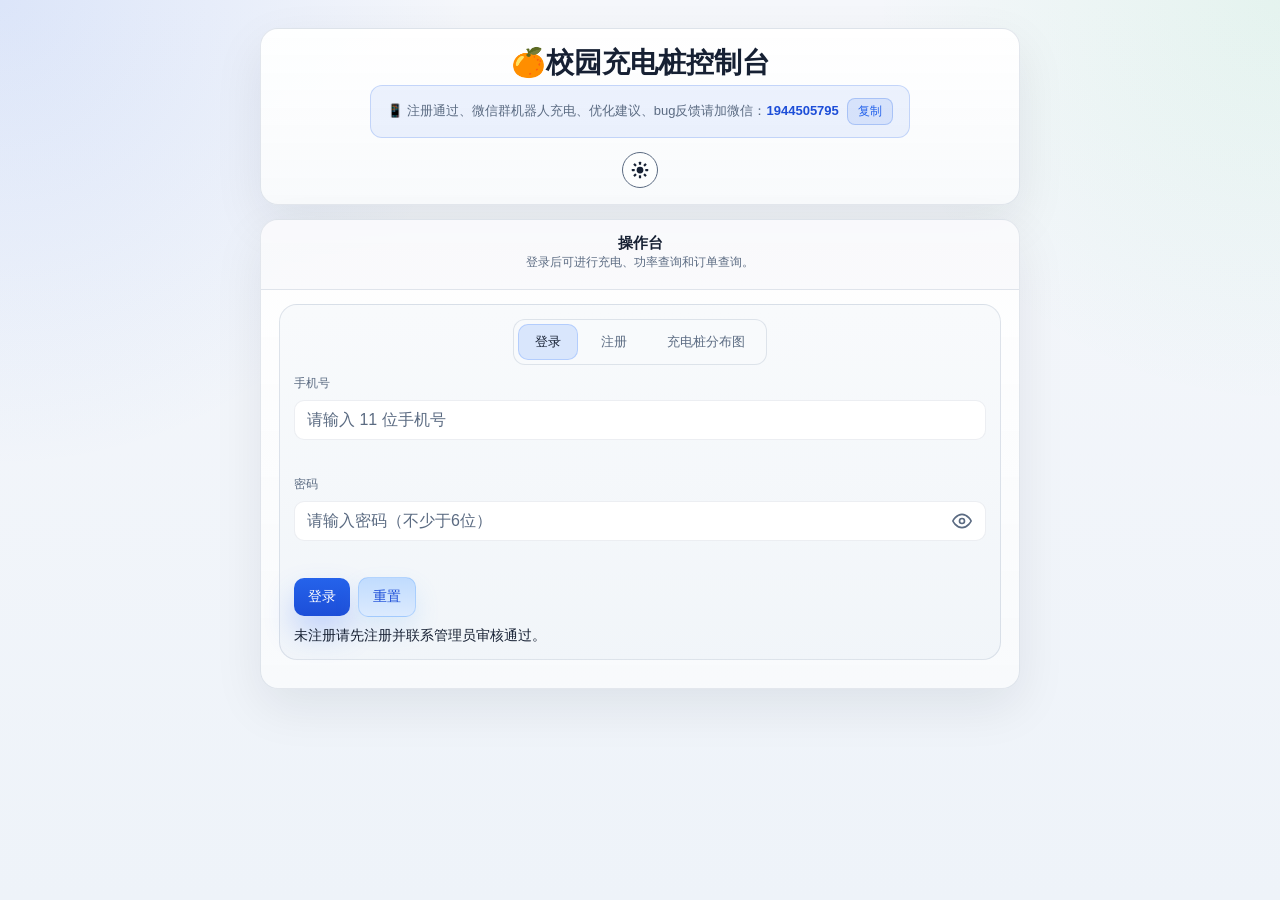
<file: index.html>
<!doctype html>
<html lang="zh-CN">
<head>
  <meta charset="utf-8" />
  <meta name="viewport" content="width=device-width, initial-scale=1" />
  <title>校园充电桩控制台</title>
  <script>
    try {
      if (sessionStorage.getItem('charge-map-return')) {
        document.documentElement.classList.add('restoring-map-return');
      }
    } catch (_) { /* ignore */ }
  </script>
  <link rel="stylesheet" href="ui/style.css" />
</head>
<body>
  <div class="shell">
    <header class="topbar">
      <div class="brand">
        <h1>🍊校园充电桩控制台</h1>
        <p class="contact-notice">📱 注册通过、微信群机器人充电、优化建议、bug反馈请加微信：<strong id="wx-id">1944505795</strong><button class="copy-btn" id="copy-wx-btn" type="button" title="复制微信号">复制</button></p>
      </div>
      <div class="topbar-actions">
        <div class="server-status hidden" id="server-status">
          <span class="status-dot checking" id="server-dot"></span>
          <span class="status-text checking" id="server-text">正在检测...</span>
        </div>
        <span class="logged-user hidden" id="logged-user"></span>
        <button class="theme-toggle logout-icon hidden" id="logout-btn" type="button">
          <svg class="arrow-icon" viewBox="0 0 24 24" aria-hidden="true">
            <path d="M19 12H5M11 18l-6-6 6-6" fill="none" stroke="currentColor" stroke-width="2" stroke-linecap="round" stroke-linejoin="round"/>
          </svg>
        </button>
        <button class="theme-toggle" id="theme-toggle" type="button" aria-pressed="false" title="切换主题">
        <svg class="sun-icon" viewBox="0 0 24 24" aria-hidden="true">
          <rect x="10.5" y="1" width="3" height="4" rx="0.8" fill="currentColor"/>
          <rect x="10.5" y="19" width="3" height="4" rx="0.8" fill="currentColor"/>
          <rect x="1" y="10.5" width="4" height="3" rx="0.8" fill="currentColor"/>
          <rect x="19" y="10.5" width="4" height="3" rx="0.8" fill="currentColor"/>
          <rect x="3.82" y="3.11" width="3" height="4" rx="0.8" fill="currentColor" transform="rotate(-45 5.31 5.11)"/>
          <rect x="17.18" y="16.89" width="3" height="4" rx="0.8" fill="currentColor" transform="rotate(-45 18.69 18.89)"/>
          <rect x="3.82" y="16.89" width="3" height="4" rx="0.8" fill="currentColor" transform="rotate(45 5.31 18.89)"/>
          <rect x="17.18" y="3.11" width="3" height="4" rx="0.8" fill="currentColor" transform="rotate(45 18.69 5.11)"/>
          <circle cx="12" cy="12" r="4.5" fill="currentColor"/>
          </svg>
        </button>
      </div>
    </header>

    <main class="layout">
      <section class="panel">
        <div class="panel-head">
          <div class="panel-title">
            <div>
              <h2>操作台</h2>
              <div class="sub">登录后可进行充电、功率查询和订单查询。</div>
            </div>
            <span class="badge hidden" id="verify-badge">已验证</span>
          </div>
        </div>

        <div class="panel-body">
          <div class="verify-card">
            <div class="mode-tabs" id="mode-tabs">
              <button class="mode-tab active" data-mode="login" type="button">登录</button>
              <button class="mode-tab" data-mode="register" type="button">注册</button>
              <button class="mode-tab" data-mode="map" type="button">充电桩分布图</button>
            </div>
            <div class="form-grid">
              <div class="field full">
                <label for="phone">手机号</label>
                <input id="phone" maxlength="11" inputmode="numeric" placeholder="请输入 11 位手机号" autocomplete="off" />
                <div class="field-error" id="phone-error"></div>
              </div>
              <div class="field full">
                <label for="password">密码</label>
                <div class="password-wrapper">
                  <input id="password" type="password" maxlength="32" placeholder="请输入密码（不少于6位）" autocomplete="new-password" />
                  <button class="toggle-pwd" id="toggle-pwd" type="button" title="显示密码">
                    <svg id="eye-icon" viewBox="0 0 24 24"><path d="M1 12s4-8 11-8 11 8 11 8-4 8-11 8S1 12 1 12z"/><circle cx="12" cy="12" r="3"/></svg>
                  </button>
                </div>
                <div class="field-error" id="password-error"></div>
              </div>
              <div class="field full hidden" id="confirm-password-field">
                <label for="confirm-password">确认密码</label>
                <div class="password-wrapper">
                  <input id="confirm-password" type="password" maxlength="32" placeholder="请再次输入密码" autocomplete="new-password" />
                  <button class="toggle-pwd" id="toggle-pwd2" type="button" title="显示密码">
                    <svg id="eye-icon2" viewBox="0 0 24 24"><path d="M1 12s4-8 11-8 11 8 11 8-4 8-11 8S1 12 1 12z"/><circle cx="12" cy="12" r="3"/></svg>
                  </button>
                </div>
                <div class="field-error" id="confirm-password-error"></div>
              </div>
            </div>
            <div class="actions">
              <button class="btn-primary" id="verify-btn">登录</button>
              <button class="btn-secondary" id="reset-btn" type="button">重置</button>
            </div>
            <span id="verify-status">未注册请先注册并联系管理员审核通过。</span>

            <div class="map-mode hidden" id="map-mode-panel">
              <div class="idle-switches" role="tablist" aria-label="充电区域地图选择">
                <button class="idle-switch active" type="button" data-map-mode="20栋">20栋</button>
                <button class="idle-switch" type="button" data-map-mode="19栋">19栋</button>
                <button class="idle-switch" type="button" data-map-mode="图书馆">图书馆</button>
                <button class="idle-switch" type="button" data-map-mode="南门">南门</button>
              </div>

              <div class="idle-query-actions">
                <button class="btn-primary" id="map-mode-open-btn" type="button">查看20栋地图</button>
              </div>

              <div class="map-mode-notice">
                仅用于查看充电区域地图分布图，若有 <strong>自助充电、查看空闲插座</strong> 的需求请注册登录使用（仅为没有充电权限的同学开放注册）
              </div>
            </div>
          </div>

          <div class="workbench hidden" id="workbench">
            <div class="workbench-tabs">
              <div class="tabs" role="tablist" aria-label="充电操作切换">
                <button class="tab active" data-tab="charge" type="button">充电</button>
                <button class="tab" data-tab="power" type="button">查功率</button>
                <button class="tab" data-tab="order" type="button">查订单</button>
                <button class="tab" data-tab="idle" type="button">查空闲</button>
                <button class="tab" data-tab="teach" type="button">充电教学</button>
              </div>
            </div>

            <div class="tab-panels">
              <section class="tab-panel active" id="tab-charge">
                <div class="form-grid">
                  <div class="field">
                    <label for="charge-station">站点号</label>
                    <input id="charge-station" inputmode="numeric" placeholder="例如 34 (二维码下面有插座号)" autocomplete="off" />
                    <div class="field-error" id="charge-station-error"></div>
                  </div>
                  <div class="field">
                    <label for="charge-sid">插座号</label>
                    <input id="charge-sid" inputmode="numeric" placeholder="例如 8 (二维码下面有插座号)" autocomplete="off" />
                    <div class="field-error" id="charge-sid-error"></div>
                  </div>
                  <div class="field full">
                    <label for="charge-amount">金额（元）<span style="font-weight:400;color:var(--muted);margin-left:8px;">每1元3.45小时，晚上00:00-7:00断电不算时间</span></label>
                    <input id="charge-amount" inputmode="numeric" placeholder="1 - 4 之间的数字" autocomplete="off" />
                    <div class="field-error" id="charge-amount-error"></div>
                  </div>
                </div>
                <div class="actions" style="margin-top: 8px;">
                  <button class="btn-success" id="charge-btn">开始充电</button>
                </div>
                <div class="notice" id="charge-status" style="margin-top: 12px;">请确保插头插好再点击开始充电</div>
              </section>

              <section class="tab-panel" id="tab-power">
                <div class="form-grid">
                  <div class="field">
                    <label for="power-station">站点号</label>
                    <input id="power-station" inputmode="numeric" placeholder="例如 34 (二维码下面有插座号)" autocomplete="off" />
                    <div class="field-error" id="power-station-error"></div>
                  </div>
                  <div class="field">
                    <label for="power-sid">插座号</label>
                    <input id="power-sid" inputmode="numeric" placeholder="例如 8 (二维码下面有插座号)" autocomplete="off" />
                    <div class="field-error" id="power-sid-error"></div>
                  </div>
                </div>
                <div class="actions" style="margin-top: 8px;">
                  <button class="btn-primary" id="power-btn">查询功率</button>
                </div>
                <div class="notice" id="power-status" style="margin-top: 12px;">可查询指定插座当前功率。</div>
                <div class="helper">显示功率结果。</div>
              </section>

              <section class="tab-panel" id="tab-order">
                <div class="form-grid">
                  <div class="field">
                    <label for="order-station">站点号</label>
                    <input id="order-station" inputmode="numeric" placeholder="例如 32 (二维码下面有插座号)" autocomplete="off" />
                    <div class="field-error" id="order-station-error"></div>
                  </div>
                  <div class="field">
                    <label for="order-sid">插座号</label>
                    <input id="order-sid" inputmode="numeric" placeholder="例如 8 (二维码下面有插座号)" autocomplete="off" />
                    <div class="field-error" id="order-sid-error"></div>
                  </div>
                </div>
                <div class="actions" style="margin-top: 8px;">
                  <button class="btn-primary" id="order-btn">查询订单</button>
                </div>
                <div class="notice" id="order-status" style="margin-top: 12px;">可查询指定插座最近订单。</div>
                <div class="order-result-list" id="order-result-list"></div>
                <div class="helper">显示最近48h内完成的订单信息。</div>
              </section>

              <section class="tab-panel" id="tab-idle">
                <!-- 空闲插座：楼栋选择区域 -->
                <div class="idle-switches" role="tablist" aria-label="空闲插座楼栋切换">
                  <button class="idle-switch active" type="button" data-idle-building="20栋">20栋</button>
                  <button class="idle-switch" type="button" data-idle-building="19栋">19栋</button>
                  <button class="idle-switch" type="button" data-idle-building="图书馆">图书馆</button>
                  <button class="idle-switch" type="button" data-idle-building="南门">南门</button>
                </div>
                <!-- 空闲插座：查询按钮区域 -->
                <div class="idle-query-actions">
                  <button class="btn-primary" id="idle-query-btn" type="button">查询20栋空闲插座</button>
                  <button class="btn-secondary" id="idle-map-btn" type="button">查看地图</button>
                </div>
                <div class="idle-attention-notice">注意事项：查询结果为当前时间查询，找到空闲插座后请确保该插座仍然空闲。</div>
                <!-- 空闲插座：查询结果展示区域 -->
                <div class="idle-result-list" id="idle-result-list">
                </div>
              </section>

              <section class="tab-panel" id="tab-teach">
                <div class="teach-panel">
                  <div class="teach-panel-title">充电教学</div>
                  <div class="teach-panel-subtitle">按步骤了解如何找到插座并完成充电</div>
                  <div class="teach-list">
                    <div class="teach-item">1. 学校有四个充电桩区域，如“空闲插座”页的地图所示，可选择就近区域进行充电。</div>
                    <div class="teach-item">2. 每个区域有不同数量的“充电站点”，如图一个电表箱就对应一个站点，每个站点有10个插座。</div>
                    <button class="teach-image-btn" type="button" data-teach-image="images/zd.jpg" aria-label="查看充电站点示例图">
                      <img class="teach-image" src="images/zd.jpg" alt="充电站点示例：一个电表箱对应一个站点" loading="lazy" />
                    </button>
                    <div class="teach-item">3. 如图所示，每个插座旁边有一个二维码，可以进行扫码充电，但没有权限的同学请看下一条。</div>
                    <button class="teach-image-btn" type="button" data-teach-image="images/ewm.jpg" aria-label="查看插座二维码示例图">
                      <img class="teach-image" src="images/ewm.jpg" alt="插座二维码示例" loading="lazy" />
                    </button>
                    <div class="teach-item">4. 无权限可通过本网页，通过输入插座号进行充电：二维码下方有两个数字，第一个为站点号，第二个为该站点的插座号。</div>
                    <div class="teach-item">5. 登录后，在“充电”功能页依次输入这两个数字和金额，再点击开始充电即可；支付成功但没充上请看右侧注意事项。</div>
                    <div class="teach-item">6. 还支持群聊机器人自助充电，直接按格式发群里即可自动充电，进群联系页面上方微信。</div>
                  </div>
                </div>
              </section>
            </div>
          </div>
        </div>
      </section>

      <aside class="sidebar hidden" id="sidebar-notes">
        <section class="sidebar-card notice-card">
          <div class="notice-card-title">注意事项</div>
          <div class="notice-card-subtitle">请在使用前仔细阅读</div>
          <div class="list">
            <div class="notice-item">1. 代充费 0.4 元/次，请添加顶部微信转账，支付成功后需支付本金 + 0.4 元。</div>
            <div class="notice-item">2. 为预防火灾 00:00 - 07:00 学校会断电不能进行充电，且不计时，恢复后自动续充。</div>
            <div class="notice-item">3. 支付成功但需要以充电器是否工作为准，比如充电器亮红灯才正常，充上了还是绿灯可以查询功率；低于50瓦通常是充电器有问题，可以换一个插座试一下验证。</div>
            <div class="notice-item">4. 如果查询功率显示没有进行中订单，就是自己断开了，可以查询订单，看结束原因，如果是“空载”，可能没插好或者插座有问题，换一个再试试。</div>
            <div class="notice-item">5. 学校只支持充电器功率小于 300 瓦，超过会自动断开，结束原因为“过载”。</div>
          </div>
        </section>
      </aside>
    </main>
  </div>

  <!-- 充电付款提醒弹窗 -->
  <div class="pay-reminder-overlay" id="pay-reminder-overlay">
    <div class="pay-reminder-modal">
      <h3><span class="pay-success">支付成功！！！</span>请在10分钟内完成转账付款</h3>
      <p>备注充电插座号：<span class="pay-sid" id="pay-modal-sid"></span></p>
      <p>群聊和私聊转账均可，付款本金+代充费：<strong id="pay-modal-amount"></strong>元</p>
      <p>未在规定时间内付款，将进行<strong>清退处理和拉黑</strong>。</p>
      <p><strong>如果没充上，请看底部注意事项</strong></p>
      <button class="pay-modal-close" id="pay-modal-close" type="button">已付款，已备注插座号</button>
    </div>
  </div>

  <!-- 注册审核弹窗 -->
  <div class="announcement-overlay" id="register-check-overlay">
    <div class="announcement-modal">
      <h3>注册申请已提交</h3>
      <p>请添加微信 <strong id="register-check-wx">1944505795</strong><button class="announcement-copy" id="register-check-copy" type="button">复制</button> 发送账号审核通过，未发送账号的不予通过！未发送账号的不予通过！未发送账号的不予通过！</p>
      <button class="announcement-close" id="register-check-close" type="button">我知道了</button>
    </div>
  </div>

  <!-- 坏插座充电确认弹窗 -->
  <div class="announcement-overlay" id="charge-warning-overlay">
    <div class="announcement-modal">
      <h3>充电提示</h3>
      <p id="charge-warning-message"></p>
      <div class="charge-warning-actions">
        <button class="announcement-close charge-warning-cancel" id="charge-warning-cancel" type="button">取消</button>
        <button class="announcement-close" id="charge-warning-continue" type="button">继续充电</button>
      </div>
    </div>
  </div>

  <!-- 教学图片预览 -->
  <div class="teach-preview-overlay" id="teach-preview-overlay">
    <button class="teach-preview-close" id="teach-preview-close" type="button" aria-label="关闭图片预览">×</button>
    <img class="teach-preview-image" id="teach-preview-image" alt="教学图片预览" />
  </div>

  <!-- 充电功率图弹窗 -->
  <div class="power-chart-overlay" id="power-chart-overlay">
    <div class="power-chart-modal" id="power-chart-modal">
      <div class="power-chart-title">充电功率图</div>
      <div class="power-chart-status" id="power-chart-status"></div>
      <canvas class="power-chart-canvas" id="power-chart-canvas"></canvas>
      <div class="power-chart-note" id="power-chart-note">若功率缓慢降至0-50w区间后断开就是充电器充满变绿灯了，
具体断开功率由不同充电器决定。</div>
      <button class="power-chart-close" id="power-chart-close" type="button">关闭</button>
    </div>
  </div>

  <script src="features/config.js"></script>
  <script src="features/app.js"></script>
</body>
</html>
</file>
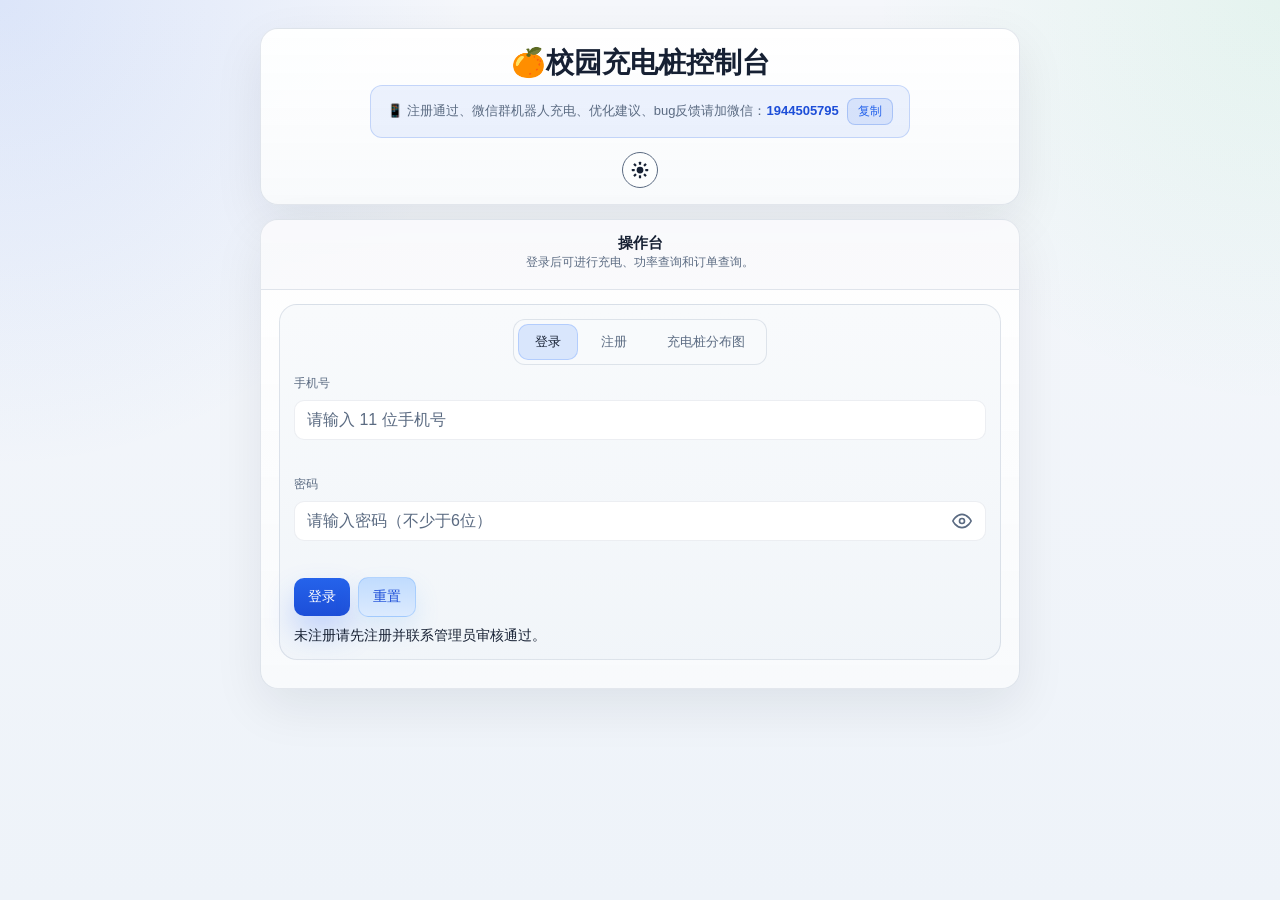
<file: admin.html>
<!doctype html>
<html lang="zh-CN">
<head>
  <meta charset="utf-8" />
  <meta name="viewport" content="width=device-width, initial-scale=1" />
  <title>校园充电桩控制台 · 管理员</title>
  <link rel="stylesheet" href="ui/style.css" />
  <link rel="stylesheet" href="ui/admin.css?v=20261122-ios-bg" />
  <script src="features/config.js"></script>
  <script src="features/admin.js" defer></script>
</head>
<body>
  <div class="shell">
    <header class="topbar">
      <div class="brand">
        <h1>🍊校园充电桩控制台</h1>
        <p class="contact-notice">📱 注册通过、微信群机器人充电、优化建议、bug反馈请加微信：<strong id="wx-id">1944505795</strong><button class="copy-btn" id="copy-wx-btn" type="button" title="复制微信号">复制</button></p>
      </div>
      <div class="topbar-actions">
        <div class="server-status hidden" id="server-status">
          <span class="status-dot checking" id="server-dot"></span>
          <span class="status-text checking" id="server-text">正在检测...</span>
        </div>
        <span class="logged-user hidden" id="logged-user"></span>
        <button class="theme-toggle logout-icon hidden" id="logout-btn" type="button">
          <svg class="arrow-icon" viewBox="0 0 24 24" aria-hidden="true">
            <path d="M19 12H5M11 18l-6-6 6-6" fill="none" stroke="currentColor" stroke-width="2" stroke-linecap="round" stroke-linejoin="round"/>
          </svg>
        </button>
        <button class="theme-toggle" id="theme-toggle" type="button" aria-pressed="false" title="切换主题">
        <svg class="sun-icon" viewBox="0 0 24 24" aria-hidden="true">
          <rect x="10.5" y="1" width="3" height="4" rx="0.8" fill="currentColor"/>
          <rect x="10.5" y="19" width="3" height="4" rx="0.8" fill="currentColor"/>
          <rect x="1" y="10.5" width="4" height="3" rx="0.8" fill="currentColor"/>
          <rect x="19" y="10.5" width="4" height="3" rx="0.8" fill="currentColor"/>
          <rect x="3.82" y="3.11" width="3" height="4" rx="0.8" fill="currentColor" transform="rotate(-45 5.31 5.11)"/>
          <rect x="17.18" y="16.89" width="3" height="4" rx="0.8" fill="currentColor" transform="rotate(-45 18.69 18.89)"/>
          <rect x="3.82" y="16.89" width="3" height="4" rx="0.8" fill="currentColor" transform="rotate(45 5.31 18.89)"/>
          <rect x="17.18" y="3.11" width="3" height="4" rx="0.8" fill="currentColor" transform="rotate(45 18.69 5.11)"/>
          <circle cx="12" cy="12" r="4.5" fill="currentColor"/>
          </svg>
        </button>
      </div>
    </header>

    <div class="notice admin-notice admin-loading" id="admin-status" role="status" aria-live="polite" aria-atomic="true">正在验证管理员身份…</div>

    <main id="admin-main" class="hidden">
      <div class="admin-overview" aria-label="管理概览">
        <div class="admin-metric"><span>待审核账号</span><strong id="pending-count">—</strong></div>
        <div class="admin-metric"><span>白名单账号</span><strong id="whitelist-count">—</strong></div>
        <div class="admin-metric"><span>已加载待确认</span><strong id="unpaid-count">—</strong></div>
      </div>

      <nav class="admin-tabs" role="tablist" aria-label="管理员功能">
        <button class="active" id="tab-records" data-admin-tab="records" type="button" role="tab" aria-selected="true" aria-controls="panel-records">充电订单确认</button>
        <button id="tab-pending" data-admin-tab="pending" type="button" role="tab" aria-selected="false" aria-controls="panel-pending" tabindex="-1">待审核账号</button>
      </nav>

      <section class="panel admin-panel hidden" id="panel-pending" role="tabpanel" aria-labelledby="tab-pending">
        <div class="panel-head admin-section-head">
          <div><h2>账号审核</h2><p class="admin-muted">输入待审核账号，通过后即可使用充电服务。</p></div>
          <button class="btn-secondary" id="refresh-summary" type="button">刷新数量</button>
        </div>
        <div class="panel-body">
          <form class="admin-pending-form" id="pending-form">
            <div class="field"><label for="pending-phone">待审核账号</label><input id="pending-phone" type="text" inputmode="numeric" pattern="[0-9]{11}" minlength="11" maxlength="11" placeholder="输入 11 位手机号" autocomplete="off" required /></div>
            <button class="btn-primary" type="submit" id="approve-account">添加到白名单</button>
          </form>
          <p class="admin-muted admin-form-help">审核后保留用户原密码；需要查找账号时，可展开下方列表。</p>
          <div class="admin-pending-tools">
            <button class="btn-secondary" id="pending-toggle" type="button" aria-expanded="false" aria-controls="pending-list">查看所有待审核</button>
            <button class="btn-secondary hidden" id="pending-refresh" type="button">刷新待审核列表</button>
          </div>
          <div class="admin-list hidden" id="pending-list"></div>
        </div>
      </section>

      <section class="panel admin-panel" id="panel-records" role="tabpanel" aria-labelledby="tab-records">
        <div class="panel-head admin-section-head">
          <div><h2>充电订单确认</h2><p class="admin-muted">核对订单信息后确认，误操作可撤销。</p></div>
          <button class="btn-secondary" data-refresh="records" type="button">刷新记录</button>
        </div>
        <div class="panel-body">
          <div class="admin-record-tools">
            <div class="field"><label for="record-limit">最近记录条数</label><select id="record-limit"><option value="20">最近 20 条</option><option value="50">最近 50 条</option><option value="100">最近 100 条</option><option value="200">最近 200 条</option></select></div>
            <div class="field"><label for="record-filter">确认状态</label><select id="record-filter"><option value="all">全部状态</option><option value="unpaid">待确认</option><option value="paid">已确认</option></select></div>
            <div class="field"><label for="record-search">查找账号</label><input id="record-search" type="search" placeholder="输入手机号查找" /></div>
          </div>
          <p id="record-summary" class="admin-muted"></p>
          <div class="admin-list" id="record-list"><p class="admin-empty admin-loading">正在准备最近 20 条记录…</p></div>
        </div>
      </section>
    </main>
  </div>
</body>
</html>
</file>
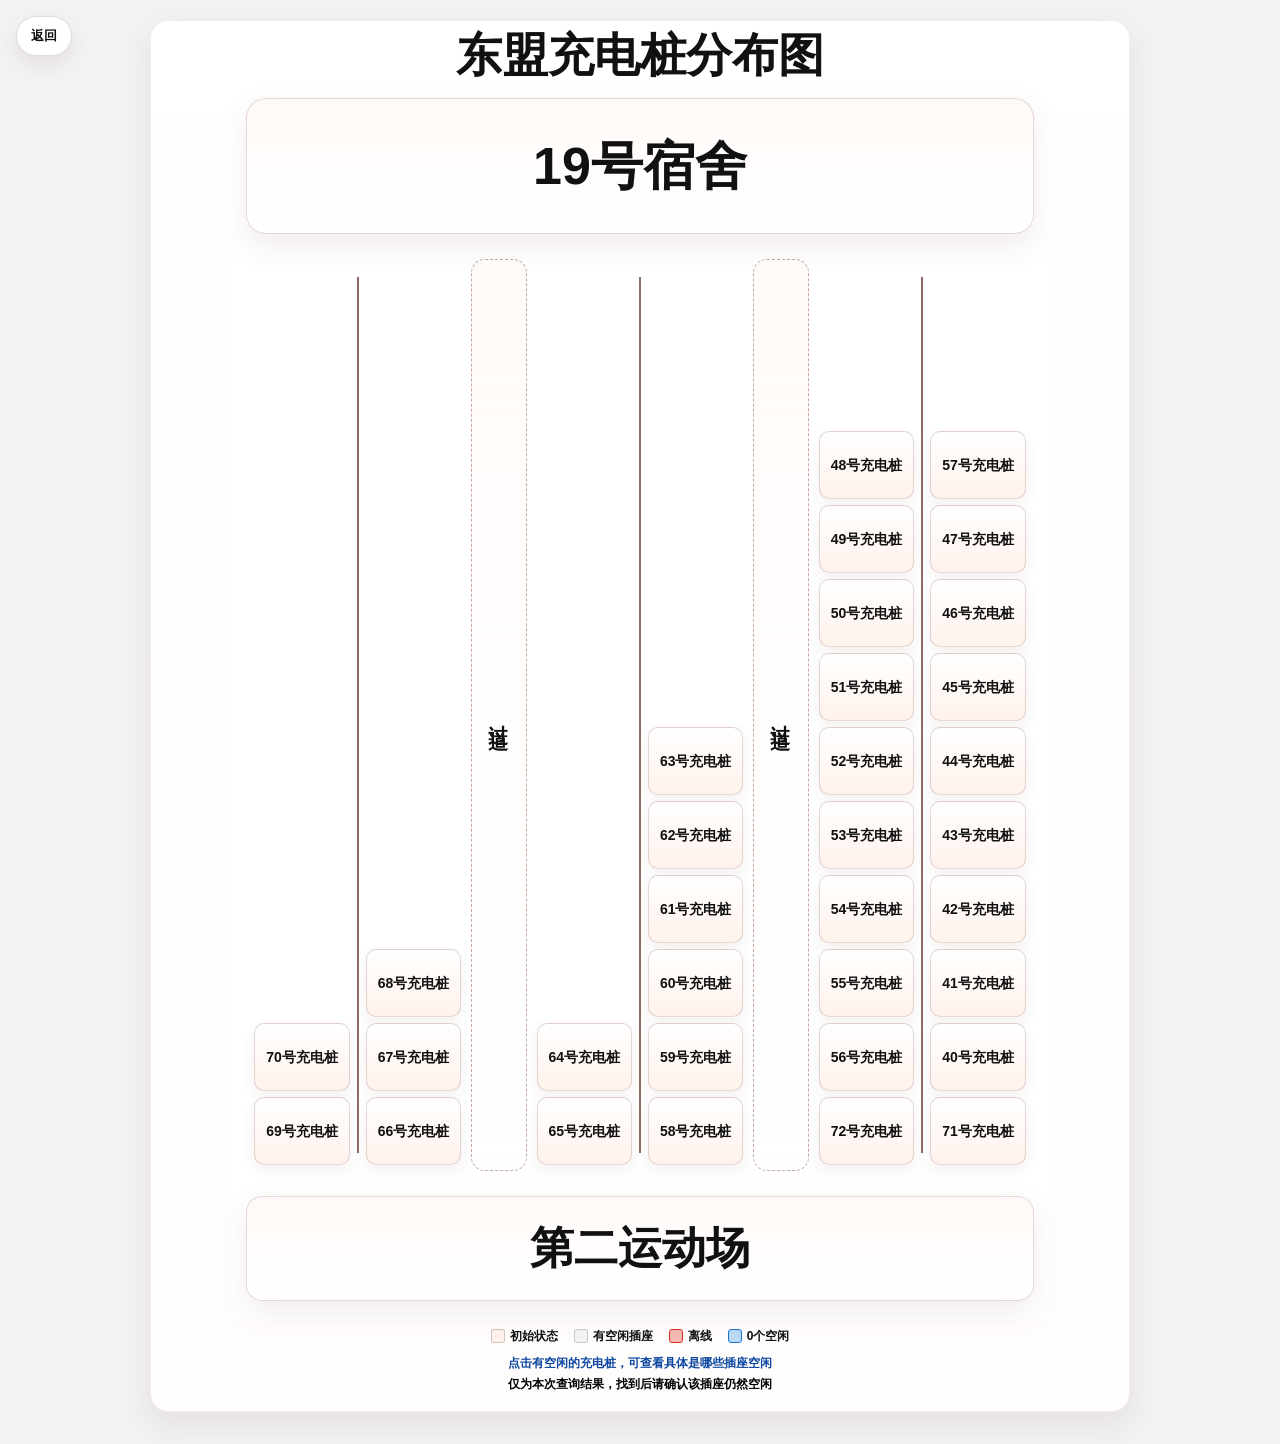
<file: map19.html>
<!doctype html>
<html lang="zh-CN">
<head>
	<meta charset="UTF-8">
	<meta name="viewport" content="width=device-width, initial-scale=1.0">
	<title>19号宿舍充电桩分布图</title>
	<style>
		:root {
			--ink: #111111;
			--line: #8f6a64;
			--dash: #c6a99f;
			--accent: #d92d20;
			--bg: #ffffff;
			--muted: rgba(217, 45, 32, 0.12);
			--panel: #fffaf8;
			--panel-strong: #fff2ec;
			--shadow: 0 12px 30px rgba(115, 72, 62, 0.10);
		}

		* { box-sizing: border-box; }

		html {
			-webkit-text-size-adjust: 100%;
			text-size-adjust: 100%;
		}

		html, body {
			margin: 0;
			min-height: 100%;
			background: #f2f2f2;
			color: var(--ink);
			font-family: "Microsoft YaHei", "PingFang SC", "Noto Sans SC", sans-serif;
		}

		body {
			display: flex;
			justify-content: center;
			padding: 20px 12px 32px;
		}

		.page {
			width: min(100%, 980px);
			background: linear-gradient(180deg, #fff 0%, #fffdfc 100%);
			padding: 10px 12px 18px;
			position: relative;
			overflow: hidden;
			box-shadow: var(--shadow);
			border: 1px solid rgba(143, 106, 100, 0.12);
			border-radius: 18px;
		}

		.title {
			text-align: center;
			margin: 0;
			font-size: clamp(30px, 4.5vw, 46px);
			line-height: 1.05;
			font-weight: 900;
		}

		.map {
			position: relative;
			width: 100%;
			aspect-ratio: 780 / 1180;
			min-height: 1080px;
			background: #fff;
			margin: 0 auto;
			max-width: 820px;
		}

		/* 第二运动场（底部） */
		.playground {
			position: absolute;
			left: 2%;
			right: 2%;
			bottom: 1.5%;
			height: 8.5%;
			border: 1px solid rgba(143, 106, 100, 0.24);
			border-radius: 16px;
			background: linear-gradient(180deg, var(--panel) 0%, #fff 100%);
			box-shadow: var(--shadow);
			display: flex;
			align-items: center;
			justify-content: center;
		}

		.playground span {
			font-size: clamp(28px, 4.5vw, 44px);
			font-weight: 900;
			white-space: nowrap;
		}

		/* 19号宿舍（顶部） */
		.dorm {
			position: absolute;
			left: 2%;
			right: 2%;
			top: 1.5%;
			height: 11%;
			border: 1px solid rgba(143, 106, 100, 0.24);
			border-radius: 20px;
			background: linear-gradient(180deg, var(--panel) 0%, #fff 100%);
			box-shadow: var(--shadow);
			display: flex;
			align-items: center;
			justify-content: center;
		}

		.dorm span {
			font-size: clamp(32px, 5vw, 52px);
			line-height: 1.1;
			text-align: center;
			font-weight: 900;
			writing-mode: horizontal-tb;
			text-orientation: mixed;
			white-space: normal;
			word-break: keep-all;
			padding: 0 10px;
		}

		/* 中部充电区域 */
		.charging-area {
			position: absolute;
			left: 2%;
			right: 2%;
			top: 14.5%;
			bottom: 12%;
			display: flex;
			gap: 0;
		}

		/* 列组（2列之间有实线） */
		.column-group {
			display: flex;
			position: relative;
			flex: 1;
		}

		/* 单列 */
		.column {
			display: flex;
			flex-direction: column-reverse;
			gap: 6px;
			padding: 6px 8px;
			flex: 1;
		}

		.column:first-child::after {
			content: '';
			position: absolute;
			top: 2%;
			bottom: 2%;
			right: -1px;
			width: 2px;
			background: var(--line);
		}

		.column-group .column {
			position: relative;
		}

		.site.station-offline { background: #f5b8b3; border-color: #d92d20; }
		.site.station-zero-free { background: #b9d9f5; border-color: #1976d2; }
		.site.station-idle { background: #f1f3f4; border-color: #c5c9cd; color: #111; }

		.map-legend {
			display: flex;
			justify-content: center;
			gap: 16px;
			flex-wrap: wrap;
			margin: 8px auto 0;
			font-size: 12px;
			font-weight: 700;
		}

		.map-legend-item {
			display: inline-flex;
			align-items: center;
			gap: 5px;
		}

		.map-legend-swatch {
			width: 14px;
			height: 14px;
			border: 1px solid rgba(17, 17, 17, 0.2);
			border-radius: 3px;
		}

		.map-legend-swatch.default { background: var(--panel-strong); }
		.map-legend-swatch.idle { background: #f1f3f4; border-color: #c5c9cd; }
		.map-legend-swatch.offline { background: #f5b8b3; border-color: #d92d20; }
		.map-legend-swatch.zero-free { background: #b9d9f5; border-color: #1976d2; }

		/* 竖排插座 */
		.site {
			flex: none;
			height: 68px;
			min-height: 0;
			width: 100%;
			border: 1px solid rgba(143, 106, 100, 0.26);
			background: linear-gradient(180deg, #fff 0%, var(--panel-strong) 100%);
			border-radius: 10px;
			box-shadow: 0 6px 14px rgba(115, 72, 62, 0.08);
			display: flex;
			align-items: center;
			justify-content: center;
			writing-mode: horizontal-tb;
			text-orientation: mixed;
			text-align: center;
			font-size: clamp(11px, 1.4vw, 14px);
			font-weight: 700;
			white-space: normal;
			word-break: break-all;
			line-height: 1.15;
			padding: 0 6px;
			letter-spacing: 0;
		}

		/* 过道 */
		.aisle {
			flex: 0.24;
			background: linear-gradient(180deg, rgba(255, 245, 241, 0.4) 0%, rgba(255, 255, 255, 0.7) 100%);
			border: 1.5px dashed var(--dash);
			border-radius: 14px;
			display: flex;
			align-items: center;
			justify-content: center;
			margin: 0 2px;
		}

		.aisle span {
			writing-mode: vertical-rl;
			text-orientation: upright;
			font-size: clamp(14px, 2vw, 20px);
			font-weight: 900;
			color: #111111;
			letter-spacing: 6px;
		}

		.map-return {
			position: fixed;
			left: 16px;
			top: 16px;
			z-index: 50;
			padding: 10px 14px;
			border-radius: 999px;
			border: 1px solid rgba(143, 106, 100, 0.24);
			background: rgba(255, 255, 255, 0.96);
			color: var(--ink);
			font-weight: 900;
			text-decoration: none;
			cursor: pointer;
			appearance: none;
			box-shadow: 0 8px 18px rgba(115, 72, 62, 0.10);
		}

		.map-return:hover {
			background: #fff;
		}

		/* 手机端适配 */
		@media (max-width: 760px) {
			body {
				display: block;
				padding: 0;
				background: #fff;
				overflow-x: auto;
				overflow-y: auto;
				-webkit-overflow-scrolling: touch;
			}
			.page {
				width: 860px;
				max-width: none;
				padding: 6px 6px 12px;
				border-radius: 0;
				overflow: visible;
			}
			.map {
				width: 820px;
				max-width: none;
				min-height: 1160px;
				aspect-ratio: auto;
			}
			.dorm {
				height: 10%;
			}
			.playground {
				height: 8%;
			}
			.site {
				font-size: clamp(9px, 2.5vw, 12px);
				letter-spacing: 0;
				border-radius: 8px;
				height: 58px;
				width: 100%;
				padding: 0 4px;
			}
			.dorm span {
				font-size: clamp(24px, 7vw, 36px);
				padding: 0 6px;
			}
			.aisle span {
				font-size: clamp(12px, 3vw, 16px);
				letter-spacing: 4px;
			}
		}

		@media (max-width: 480px) {
			body { padding: 4px 2px 12px; }
			.page { padding: 4px 4px 10px; border-radius: 12px; }
			.playground span { font-size: clamp(22px, 6vw, 32px); }
			.site { font-size: 9px; letter-spacing: 0; padding: 4px 2px; }
			.dorm span { font-size: clamp(22px, 6.5vw, 32px); padding: 0 4px; }
			.aisle span { font-size: 11px; letter-spacing: 3px; }
			.map-return {
				left: 10px;
				top: 10px;
				padding: 8px 12px;
				font-size: 12px;
			}
		}
		/* 站点文字下方的空闲数角标 */
		.site {
			flex-direction: column;
		}

		.site .site-free {
			display: block;
			flex: none;
			width: 100%;
			min-height: 0;
			margin-top: 2px;
			color: #1976d2;
			font-size: 0.85em;
			font-weight: 900;
			line-height: 1.05;
			letter-spacing: 0;
			text-align: center;
			white-space: nowrap;
		}

		/* 点击站点弹出的空闲插座气泡 */
		.site-tip {
			position: fixed;
			z-index: 9999;
			min-width: 96px;
			max-width: 230px;
			box-sizing: border-box;
			padding: 9px 22px 9px 11px;
			background: #ffffff;
			border: 1px solid rgba(25, 118, 210, 0.35);
			border-radius: 10px;
			box-shadow: 0 10px 24px rgba(17, 17, 17, 0.18);
			font-size: 12px;
			font-weight: 700;
			line-height: 1.4;
			color: #111;
		}

		.site-tip-head {
			margin-bottom: 5px;
			font-size: 13px;
		}

		.site-tip-head .site-tip-count {
			color: #1976d2;
		}

		.site-tip-list {
			display: flex;
			flex-wrap: wrap;
			gap: 4px;
		}

		.site-tip-num {
			display: inline-block;
			padding: 1px 6px;
			border-radius: 6px;
			background: #e7f1fd;
			color: #0b5cad;
			font-size: 12px;
			font-weight: 800;
		}

		.site-tip-note {
			color: #666;
			font-weight: 600;
		}

		.site-tip-close {
			position: absolute;
			top: 4px;
			right: 4px;
			width: 20px;
			height: 20px;
			padding: 0;
			border: none;
			border-radius: 50%;
			background: transparent;
			color: #999;
			font-size: 16px;
			font-weight: 700;
			line-height: 20px;
			text-align: center;
			cursor: pointer;
		}

		.site-tip-close:hover {
			background: rgba(17, 17, 17, 0.08);
			color: #111;
		}

		/* 点击查看空闲插座提示 */
		.map-hint {
			margin-top: 10px;
			font-size: 12px;
			font-family: "SimHei", "Microsoft YaHei", sans-serif;
			font-weight: 700;
			color: #0d47a1;
			text-align: center;
		}
		.map-hint-note {
			margin-top: 4px;
			color: #000;
			font-weight: 700;
		}
	</style>
</head>
<body>
		<button class="map-return" type="button" onclick="goBackToPreviousPage()">返回</button>
	<main class="page">
		<h1 class="title">东盟充电桩分布图</h1>
		<section class="map" aria-label="19号宿舍充电桩分布图">
			<div class="dorm"><span>19号宿舍</span></div>

			<div class="charging-area">
				<!-- 第1列：69, 70（从下往上） -->
				<div class="column-group">
					<div class="column">
						<div class="site">69号充电桩</div>
						<div class="site">70号充电桩</div>
					</div>

					<!-- 第2列：66, 67, 68（从下往上） -->
					<div class="column">
						<div class="site">66号充电桩</div>
						<div class="site">67号充电桩</div>
						<div class="site">68号充电桩</div>
					</div>
				</div>

				<!-- 过道1 -->
				<div class="aisle"><span>过道</span></div>

				<!-- 第3列：64, 65 / 第4列：58-63 -->
				<div class="column-group">
					<div class="column">
						<div class="site">65号充电桩</div>
						<div class="site">64号充电桩</div>
					</div>
					<div class="column">
						<div class="site">58号充电桩</div>
						<div class="site">59号充电桩</div>
						<div class="site">60号充电桩</div>
						<div class="site">61号充电桩</div>
						<div class="site">62号充电桩</div>
						<div class="site">63号充电桩</div>
					</div>
				</div>

				<!-- 过道2 -->
				<div class="aisle"><span>过道</span></div>

				<!-- 第5列：72,56-48（从下往上） / 第6列：71,40-47,57（从下往上） -->
				<div class="column-group">
					<div class="column">
						<div class="site">72号充电桩</div>
						<div class="site">56号充电桩</div>
						<div class="site">55号充电桩</div>
						<div class="site">54号充电桩</div>
						<div class="site">53号充电桩</div>
						<div class="site">52号充电桩</div>
						<div class="site">51号充电桩</div>
						<div class="site">50号充电桩</div>
						<div class="site">49号充电桩</div>
						<div class="site">48号充电桩</div>
					</div>
					<div class="column">
						<div class="site">71号充电桩</div>
						<div class="site">40号充电桩</div>
						<div class="site">41号充电桩</div>
						<div class="site">42号充电桩</div>
						<div class="site">43号充电桩</div>
						<div class="site">44号充电桩</div>
						<div class="site">45号充电桩</div>
						<div class="site">46号充电桩</div>
						<div class="site">47号充电桩</div>
						<div class="site">57号充电桩</div>
					</div>
				</div>
			</div>

			<div class="playground"><span>第二运动场</span></div>
		</section>
		<div class="map-legend" aria-label="充电桩状态图例">
			<span class="map-legend-item"><i class="map-legend-swatch default"></i>初始状态</span>
			<span class="map-legend-item"><i class="map-legend-swatch idle"></i>有空闲插座</span>
			<span class="map-legend-item"><i class="map-legend-swatch offline"></i>离线</span>
			<span class="map-legend-item"><i class="map-legend-swatch zero-free"></i>0个空闲</span>
		</div>
		<div class="map-hint"><div>点击有空闲的充电桩，可查看具体是哪些插座空闲</div><div class="map-hint-note">仅为本次查询结果，找到后请确认该插座仍然空闲</div></div>
	</main>
	<script>
		(function () {
			var rawStates = new URLSearchParams(window.location.search).get('states');
			if (rawStates) {
				try {
					var states = JSON.parse(rawStates);
					document.querySelectorAll('.site:not(.empty)').forEach(function (site) {
						var match = site.textContent.match(/\d+/);
						var status = match && states[match[0]];
						if (!status || !status.hasStatus) return;
						if (status.state === '离线') site.classList.add('station-offline');
						else if (Number(status.availableCount) === 0) site.classList.add('station-zero-free');
						else if (status.state === '空闲' || Number(status.availableCount) > 0) site.classList.add('station-idle');
					});
				} catch (_) { /* ignore invalid map state */ }
			}

		})();

		function goBackToPreviousPage() {
			var referrer = document.referrer;
			var cameFromHome = false;
			try {
				var referrerUrl = referrer ? new URL(referrer, window.location.href) : null;
				cameFromHome = referrerUrl && referrerUrl.origin === window.location.origin
					&& (referrerUrl.pathname.endsWith('/index.html') || referrerUrl.pathname.endsWith('/'));
			} catch (_) {}
			if (cameFromHome && history.length > 1) {
				history.back();
				return;
			}
			window.location.replace('index.html');
		}
	</script>
	<script>
		(function () {
			var rawStates = new URLSearchParams(window.location.search).get('states');
			if (!rawStates) return;
			var states = null;
			try { states = JSON.parse(rawStates); } catch (_) { return; }
			document.querySelectorAll('.site:not(.empty)').forEach(function (site) {
				var match = site.textContent.match(/\d+/);
				var status = match && states[match[0]];
				if (!status || !status.hasStatus) return;
				var freeCount = Number(status.availableCount);
				if (!(freeCount > 0)) return;
				var badge = document.createElement('span');
				badge.className = 'site-free';
				badge.textContent = '空闲数' + freeCount;
				site.appendChild(badge);
			});
		})();
	</script>
	<script>
		(function () {
			var rawStates = new URLSearchParams(window.location.search).get('states');
			var states = null;
			if (rawStates) {
				try { states = JSON.parse(rawStates); } catch (_) { states = null; }
			}

			var tip = null;
			var tipSite = null;

			function closeTip() {
				if (tip) {
					tip.remove();
					tip = null;
				}
				tipSite = null;
			}

			function placeTip(site) {
				if (!tip) return;
				var rect = site.getBoundingClientRect();
				tip.style.visibility = 'hidden';
				tip.style.left = '0px';
				tip.style.top = '0px';
				var tipW = tip.offsetWidth;
				var tipH = tip.offsetHeight;
				var gap = 10;
				var vw = window.innerWidth;
				var rightRoom = vw - 8 - (rect.right + gap);
				var leftRoom = rect.left - gap - 8;
				var left;
				if (rightRoom >= tipW) {
					// 右侧放得下：默认右上
					left = rect.right + gap;
				} else if (leftRoom >= tipW) {
					// 右侧放不下但左侧够：翻转左上，避免越界
					left = rect.left - tipW - gap;
				} else if (rightRoom >= leftRoom) {
					// 两侧都不够：取空间更大的一侧并尽量贴边
					left = Math.max(8, Math.min(rect.right + gap, vw - tipW - 8));
				} else {
					left = Math.max(8, Math.min(rect.left - tipW - gap, vw - tipW - 8));
				}
				if (left < 8) left = 8;
				if (left + tipW > vw - 8) left = vw - tipW - 8;
				var top = rect.top - tipH + 6;
				if (top < 8) top = 8;
				if (top + tipH > window.innerHeight - 8) {
					top = Math.max(8, window.innerHeight - tipH - 8);
				}
				tip.style.left = left + 'px';
				tip.style.top = top + 'px';
				tip.style.visibility = 'visible';
			}

			function showTip(site, status) {
				closeTip();
				var siteMatch = site.textContent.match(/\d+/);
				var siteNo = siteMatch ? siteMatch[0] : '';
				var nums = (status && Array.isArray(status.freeSocketNumbers) && status.freeSocketNumbers.length > 0)
					? status.freeSocketNumbers
					: null;
				var count = Number(status && status.availableCount);

				if (!nums && !(count > 0)) {
					return;
				}

				tip = document.createElement('div');
				tip.className = 'site-tip';

				if (nums && nums.length > 0) {
					var head = document.createElement('div');
					head.className = 'site-tip-head';
					head.innerHTML = siteNo + '号充电桩 空闲 <span class="site-tip-count">' + nums.length + '</span> 个：';
					tip.appendChild(head);

					var list = document.createElement('div');
					list.className = 'site-tip-list';
					nums.forEach(function (n) {
						var chip = document.createElement('span');
						chip.className = 'site-tip-num';
						chip.textContent = n + '号';
						list.appendChild(chip);
					});
					tip.appendChild(list);
				} else {
					var note = document.createElement('div');
					note.className = 'site-tip-note';
					note.textContent = '该充电桩有 ' + count + ' 个空闲插座（明细暂不可用）';
					tip.appendChild(note);
				}

				var closeBtn = document.createElement('button');
				closeBtn.className = 'site-tip-close';
				closeBtn.type = 'button';
				closeBtn.setAttribute('aria-label', '关闭');
				closeBtn.textContent = '\u00d7';
				closeBtn.addEventListener('click', function (ev) {
					ev.stopPropagation();
					closeTip();
				});
				tip.appendChild(closeBtn);

				document.body.appendChild(tip);
				tipSite = site;
				placeTip(site);
			}

			document.querySelectorAll('.site:not(.empty)').forEach(function (site) {
				site.style.cursor = 'pointer';
				site.addEventListener('click', function (ev) {
					ev.stopPropagation();
					if (site === tipSite) {
						closeTip();
						return;
					}
					var match = site.textContent.match(/\d+/);
					var status = match && states ? states[match[0]] : null;
					if (!status || !status.hasStatus) {
						closeTip();
						return;
					}
					showTip(site, status);
				});
			});

			document.addEventListener('click', function (ev) {
				if (!tip) return;
				if (ev.target && ev.target.closest && (ev.target.closest('.site-tip') || ev.target.closest('.site:not(.empty)'))) {
					return;
				}
				closeTip();
			});

			window.addEventListener('scroll', closeTip, true);
			window.addEventListener('resize', closeTip);
		})();
	</script>
	<script>
		(function () {
			/* 进入地图默认定位到页面底部中间，让图例与提示说明先完整可见，再向上浏览地图 */
			if ('scrollRestoration' in history) {
				history.scrollRestoration = 'manual';
			}
			function scrollToLegend() {
				var doc = document.scrollingElement || document.documentElement;
				var maxTop = doc.scrollHeight - window.innerHeight;
				var maxLeft = doc.scrollWidth - window.innerWidth;
				if (maxTop > 0) {
					/* 垂直滚到底部、水平居中，底部中间的图例可完整露出 */
					window.scrollTo(maxLeft > 0 ? Math.round(maxLeft / 2) : 0, maxTop);
				} else if (maxLeft > 0) {
					window.scrollTo(Math.round(maxLeft / 2), 0);
				}
			}
			if (document.readyState === 'loading') {
				document.addEventListener('DOMContentLoaded', scrollToLegend);
			} else {
				scrollToLegend();
			}
			window.addEventListener('load', scrollToLegend);
		})();
	</script>
</body>
</html>
</file>
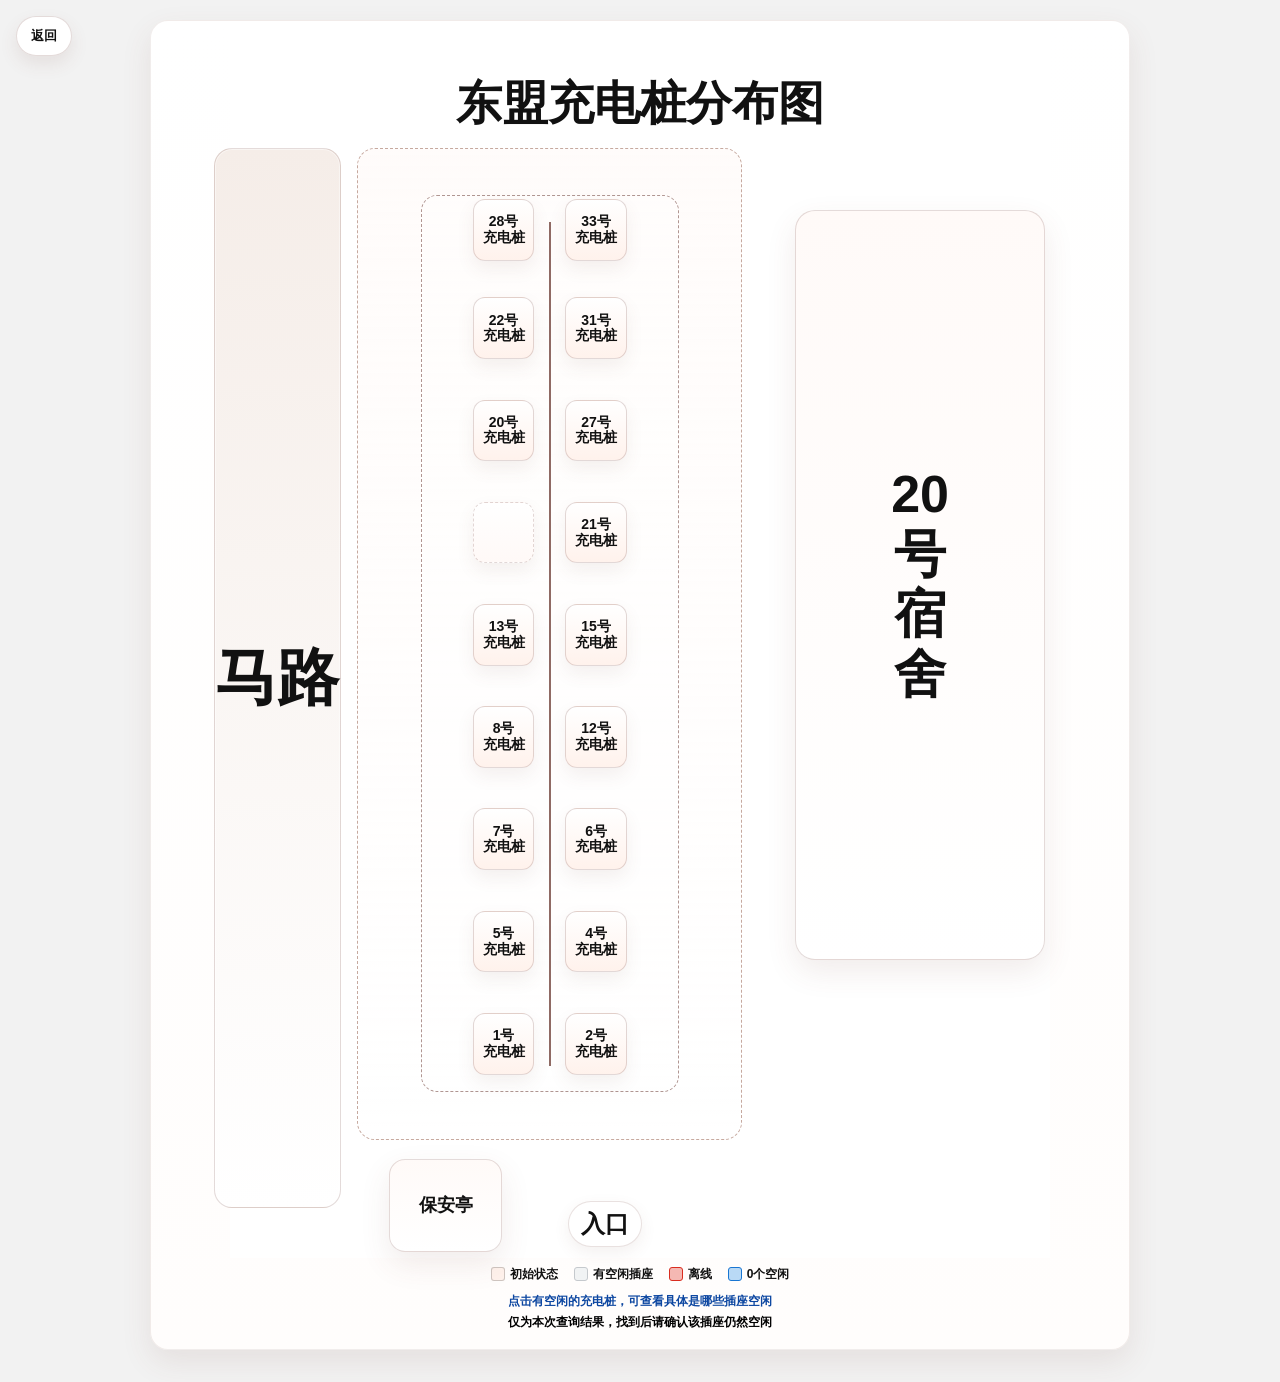
<file: map20.html>
<!doctype html>
<html lang="zh-CN">
<head>
	<meta charset="UTF-8">
	<meta name="viewport" content="width=device-width, initial-scale=1.0">
	<title>20号宿舍充电桩分布图</title>
	<style>
		:root {
			--ink: #111111;
			--line: #8f6a64;
			--dash: #c6a99f;
			--accent: #d92d20;
			--bg: #ffffff;
			--muted: rgba(217, 45, 32, 0.12);
			--panel: #fffaf8;
			--panel-strong: #fff2ec;
			--shadow: 0 12px 30px rgba(115, 72, 62, 0.10);
		}

		* { box-sizing: border-box; }

		html {
			-webkit-text-size-adjust: 100%;
			text-size-adjust: 100%;
		}

		html, body {
			margin: 0;
			min-height: 100%;
			background: #f2f2f2;
			color: var(--ink);
			font-family: "Microsoft YaHei", "PingFang SC", "Noto Sans SC", sans-serif;
		}

		body {
			display: flex;
			justify-content: center;
			padding: 20px 12px 32px;
		}

		.page {
			width: min(100%, 980px);
			background: linear-gradient(180deg, #fff 0%, #fffdfc 100%);
			padding: 10px 12px 18px;
			position: relative;
			overflow: hidden;
			box-shadow: var(--shadow);
			border: 1px solid rgba(143, 106, 100, 0.12);
			border-radius: 18px;
		}

		.title {
			position: relative;
			z-index: 2;
			text-align: center;
			margin: 48px 0 10px;
			font-size: clamp(30px, 4.5vw, 46px);
			line-height: 1.05;
			font-weight: 900;
			letter-spacing: 0;
		}

		.subtitle {
			margin: 2px 0 10px;
			text-align: center;
			color: var(--accent);
			font-size: clamp(22px, 3vw, 34px);
			line-height: 1.1;
			font-weight: 900;
		}

		.map {
			position: relative;
			width: 100%;
			aspect-ratio: 780 / 1180;
			min-height: 1080px;
			background: #fff;
			margin: -120px auto 0;
			max-width: 820px;
		}

		.road {
			position: absolute;
			left: -2%;
			top: 10.5%;
			bottom: 4%;
			width: 15.5%;
			border-radius: 18px;
			background: linear-gradient(180deg, #f5ede8 0%, #fff 100%);
			border: 1px solid rgba(143, 106, 100, 0.24);
			box-shadow: inset 0 0 0 1px rgba(255, 255, 255, 0.4);
			display: flex;
			align-items: center;
			justify-content: center;
		}

		.road span,
		.dorm span,
		.gatehouse span,
		.entry span {
			font-weight: 900;
			letter-spacing: 0;
		}

		.road span {
			font-size: clamp(38px, 6vw, 62px);
		}

		.map-return {
			position: fixed;
			left: 16px;
			top: 16px;
			z-index: 50;
			padding: 10px 14px;
			border-radius: 999px;
			border: 1px solid rgba(143, 106, 100, 0.24);
			background: rgba(255, 255, 255, 0.96);
			color: var(--ink);
			font-weight: 900;
			text-decoration: none;
			cursor: pointer;
			appearance: none;
			box-shadow: 0 8px 18px rgba(115, 72, 62, 0.10);
		}

		.map-return:hover {
			background: #fff;
		}

		.dorm {
			position: absolute;
			right: 0.6%;
			top: 15.5%;
			width: 30.5%;
			height: 60.5%;
			border: 1px solid rgba(143, 106, 100, 0.24);
			border-radius: 20px;
			background: linear-gradient(180deg, var(--panel) 0%, #fff 100%);
			box-shadow: var(--shadow);
			display: flex;
			align-items: center;
			justify-content: center;
		}

		.dorm span {
			font-size: clamp(32px, 5vw, 52px);
			line-height: 1.15;
			text-align: center;
		}

		.central {
			position: absolute;
			left: 15.5%;
			top: 10.5%;
			width: 47.0%;
			height: 80%;
		}

		.aisle-outline {
			position: absolute;
			inset: 0;
			border: 1.5px dashed var(--dash);
			border-radius: 18px;
			background: linear-gradient(180deg, rgba(255, 245, 241, 0.34) 0%, rgba(255, 255, 255, 0.68) 100%);
		}

		.aisle-inner {
			position: absolute;
			left: 16.5%;
			right: 16.5%;
			top: 4.8%;
			bottom: 4.8%;
			border: 1.5px dashed rgba(143, 106, 100, 0.7);
			border-radius: 16px;
			background: rgba(255, 255, 255, 0.35);
		}

		.center-divider {
			position: absolute;
			top: 7.5%;
			bottom: 7.5%;
			left: 50%;
			width: 2px;
			background: var(--line);
			transform: translateX(-1px);
		}

		.site {
			position: absolute;
			width: 16%;
			height: auto;
			aspect-ratio: 1;
			border: 1px solid rgba(143, 106, 100, 0.26);
			background: linear-gradient(180deg, #fff 0%, var(--panel-strong) 100%);
			border-radius: 12px;
			box-shadow: 0 8px 18px rgba(115, 72, 62, 0.08);
			display: flex;
			align-items: center;
			justify-content: center;
			font-size: clamp(10px, 1.35vw, 14px);
			font-weight: 700;
			line-height: 1.12;
			white-space: normal;
			word-break: keep-all;
			text-align: center;
			padding: 8px 6px;
		}

		.site.empty {
			background: linear-gradient(180deg, #fff 0%, #fff9f7 100%);
			border-style: dashed;
		}

		.site.station-offline {
			background: #f5b8b3;
			border-color: #d92d20;
		}

		.site.station-zero-free {
			background: #b9d9f5;
			border-color: #1976d2;
		}

		.site.station-idle {
			background: #f1f3f4;
			border-color: #c5c9cd;
			color: #111;
		}

		.map-legend {
			display: flex;
			justify-content: center;
			gap: 16px;
			flex-wrap: wrap;
			margin: 8px auto 0;
			font-size: 12px;
			font-weight: 700;
		}

		.map-legend-item {
			display: inline-flex;
			align-items: center;
			gap: 5px;
		}

		.map-legend-swatch {
			width: 14px;
			height: 14px;
			border: 1px solid rgba(17, 17, 17, 0.2);
			border-radius: 3px;
		}

		.map-legend-swatch.default { background: var(--panel-strong); }
		.map-legend-swatch.idle { background: #f1f3f4; border-color: #c5c9cd; }
		.map-legend-swatch.offline { background: #f5b8b3; border-color: #d92d20; }
		.map-legend-swatch.zero-free { background: #b9d9f5; border-color: #1976d2; }

		.left-site { left: 30%; }
		.right-site { right: 30%; }

		.r1 { top: 5.2%; }
		.r2 { top: 15.1%; }
		.r3 { top: 25.4%; }
		.r4 { top: 35.7%; }
		.r5 { top: 46.0%; }
		.r6 { top: 56.3%; }
		.r7 { top: 66.6%; }
		.r8 { top: 76.9%; }
		.r9 { top: 87.2%; }

		.gatehouse {
			position: absolute;
			left: 19.4%;
			bottom: 0.5%;
			width: 13.8%;
			height: 7.5%;
			border: 1px solid rgba(143, 106, 100, 0.24);
			border-radius: 16px;
			background: linear-gradient(180deg, var(--panel) 0%, #fff 100%);
			box-shadow: var(--shadow);
			display: flex;
			align-items: center;
			justify-content: center;
		}

		.gatehouse span {
			font-size: clamp(14px, 2vw, 18px);
			white-space: nowrap;
			line-height: 1;
		}

		.entry {
			position: absolute;
			left: 41.2%;
			bottom: 0.9%;
			font-size: clamp(18px, 2.8vw, 24px);
			font-weight: 900;
			padding: 6px 12px;
			border-radius: 999px;
			background: #fff;
			border: 1px solid rgba(143, 106, 100, 0.2);
			box-shadow: 0 6px 16px rgba(115, 72, 62, 0.08);
		}

		@media (max-width: 760px) {
			body {
				display: block;
				padding: 0;
				background: #fff;
				overflow-x: auto;
				overflow-y: auto;
				-webkit-overflow-scrolling: touch;
			}
			.page {
				width: 860px;
				max-width: none;
				min-height: 100vh;
				padding: 4px 6px 12px;
				box-shadow: none;
				border-radius: 0;
				overflow: visible;
			}
			.map {
				width: 820px;
				max-width: none;
				min-height: 1160px;
				aspect-ratio: auto;
				margin-top: -92px;
			}
			.title {
				position: relative;
				z-index: 2;
				margin: 30px 0 10px;
			}
			.site {
				font-size: clamp(9px, 2.6vw, 12px);
				padding: 8px 5px;
				border-radius: 10px;
			}
			.dorm span {
				font-size: clamp(28px, 8vw, 40px);
			}
			.gatehouse span,
			.entry {
				font-size: clamp(12px, 4.2vw, 18px);
			}
			.road span { writing-mode: vertical-rl; text-orientation: upright; }
			.map-return {
				left: 10px;
				top: 10px;
				padding: 8px 12px;
				font-size: 12px;
			}
			.left-site { left: 30%; }
			.right-site { right: 30%; }
		}
		/* 站点文字下方的空闲数角标 */
		.site {
			flex-direction: column;
		}

		.site .site-free {
			display: block;
			flex: none;
			width: 100%;
			min-height: 0;
			margin-top: 2px;
			color: #1976d2;
			font-size: 0.85em;
			font-weight: 900;
			line-height: 1.05;
			letter-spacing: 0;
			text-align: center;
			white-space: nowrap;
		}

		/* 点击站点弹出的空闲插座气泡 */
		.site-tip {
			position: fixed;
			z-index: 9999;
			min-width: 96px;
			max-width: 230px;
			box-sizing: border-box;
			padding: 9px 22px 9px 11px;
			background: #ffffff;
			border: 1px solid rgba(25, 118, 210, 0.35);
			border-radius: 10px;
			box-shadow: 0 10px 24px rgba(17, 17, 17, 0.18);
			font-size: 12px;
			font-weight: 700;
			line-height: 1.4;
			color: #111;
		}

		.site-tip-head {
			margin-bottom: 5px;
			font-size: 13px;
		}

		.site-tip-head .site-tip-count {
			color: #1976d2;
		}

		.site-tip-list {
			display: flex;
			flex-wrap: wrap;
			gap: 4px;
		}

		.site-tip-num {
			display: inline-block;
			padding: 1px 6px;
			border-radius: 6px;
			background: #e7f1fd;
			color: #0b5cad;
			font-size: 12px;
			font-weight: 800;
		}

		.site-tip-note {
			color: #666;
			font-weight: 600;
		}

		.site-tip-close {
			position: absolute;
			top: 4px;
			right: 4px;
			width: 20px;
			height: 20px;
			padding: 0;
			border: none;
			border-radius: 50%;
			background: transparent;
			color: #999;
			font-size: 16px;
			font-weight: 700;
			line-height: 20px;
			text-align: center;
			cursor: pointer;
		}

		.site-tip-close:hover {
			background: rgba(17, 17, 17, 0.08);
			color: #111;
		}

		/* 点击查看空闲插座提示 */
		.map-hint {
			margin-top: 10px;
			font-size: 12px;
			font-family: "SimHei", "Microsoft YaHei", sans-serif;
			font-weight: 700;
			color: #0d47a1;
			text-align: center;
		}
		.map-hint-note {
			margin-top: 4px;
			color: #000;
			font-weight: 700;
		}
	</style>
</head>
<body>
		<button class="map-return" type="button" onclick="goBackToPreviousPage()">返回</button>
	<main class="page">
		<h1 class="title">东盟充电桩分布图</h1>
		<section class="map" aria-label="东盟充电桩分布图">
			<div class="road"><span>马路</span></div>

			<div class="central">
				<div class="aisle-outline"></div>
				<div class="aisle-inner"></div>
				<div class="center-divider"></div>

				<div class="site left-site r1">28号<br>充电桩</div>
				<div class="site right-site r1">33号<br>充电桩</div>

				<div class="site left-site r2">22号<br>充电桩</div>
				<div class="site right-site r2">31号<br>充电桩</div>

				<div class="site left-site r3">20号<br>充电桩</div>
				<div class="site right-site r3">27号<br>充电桩</div>

				<div class="site left-site r4 empty"></div>
				<div class="site right-site r4">21号<br>充电桩</div>

				<div class="site left-site r5">13号<br>充电桩</div>
				<div class="site right-site r5">15号<br>充电桩</div>

				<div class="site left-site r6">8号<br>充电桩</div>
				<div class="site right-site r6">12号<br>充电桩</div>

				<div class="site left-site r7">7号<br>充电桩</div>
				<div class="site right-site r7">6号<br>充电桩</div>

				<div class="site left-site r8">5号<br>充电桩</div>
				<div class="site right-site r8">4号<br>充电桩</div>

				<div class="site left-site r9">1号<br>充电桩</div>
				<div class="site right-site r9">2号<br>充电桩</div>
			</div>

			<div class="dorm"><span>20<br>号<br>宿<br>舍</span></div>
			<div class="gatehouse"><span>保安亭</span></div>
			<div class="entry">入口</div>
		</section>
		<div class="map-legend" aria-label="充电桩状态图例">
			<span class="map-legend-item"><i class="map-legend-swatch default"></i>初始状态</span>
			<span class="map-legend-item"><i class="map-legend-swatch idle"></i>有空闲插座</span>
			<span class="map-legend-item"><i class="map-legend-swatch offline"></i>离线</span>
			<span class="map-legend-item"><i class="map-legend-swatch zero-free"></i>0个空闲</span>
		</div>
		<div class="map-hint"><div>点击有空闲的充电桩，可查看具体是哪些插座空闲</div><div class="map-hint-note">仅为本次查询结果，找到后请确认该插座仍然空闲</div></div>
	</main>
		<script>
		(function () {
			function applyStationStates() {
				var rawStates = new URLSearchParams(window.location.search).get('states');
				if (!rawStates) return;
				var states;
				try { states = JSON.parse(rawStates); } catch (_) { return; }
				document.querySelectorAll('.site:not(.empty)').forEach(function (site) {
					var match = site.textContent.match(/\d+/);
					if (!match || !states[match[0]]) return;
					var status = states[match[0]];
					if (!status.hasStatus) return;
					if (status.state === '离线') site.classList.add('station-offline');
					else if (Number(status.availableCount) === 0) site.classList.add('station-zero-free');
					else if (status.state === '空闲' || Number(status.availableCount) > 0) site.classList.add('station-idle');
				});
			}

			applyStationStates();

		})();

			function goBackToPreviousPage() {
				var referrer = document.referrer;
				var cameFromHome = false;
				try {
					var referrerUrl = referrer ? new URL(referrer, window.location.href) : null;
					cameFromHome = referrerUrl && referrerUrl.origin === window.location.origin
						&& (referrerUrl.pathname.endsWith('/index.html') || referrerUrl.pathname.endsWith('/'));
				} catch (_) {}
				if (cameFromHome && history.length > 1) {
					history.back();
					return;
				}
				window.location.replace('index.html');
			}
		</script>
	<script>
		(function () {
			var rawStates = new URLSearchParams(window.location.search).get('states');
			if (!rawStates) return;
			var states = null;
			try { states = JSON.parse(rawStates); } catch (_) { return; }
			document.querySelectorAll('.site:not(.empty)').forEach(function (site) {
				var match = site.textContent.match(/\d+/);
				var status = match && states[match[0]];
				if (!status || !status.hasStatus) return;
				var freeCount = Number(status.availableCount);
				if (!(freeCount > 0)) return;
				var badge = document.createElement('span');
				badge.className = 'site-free';
				badge.textContent = '空闲数' + freeCount;
				site.appendChild(badge);
			});
		})();
	</script>
	<script>
		(function () {
			var rawStates = new URLSearchParams(window.location.search).get('states');
			var states = null;
			if (rawStates) {
				try { states = JSON.parse(rawStates); } catch (_) { states = null; }
			}

			var tip = null;
			var tipSite = null;

			function closeTip() {
				if (tip) {
					tip.remove();
					tip = null;
				}
				tipSite = null;
			}

			function placeTip(site) {
				if (!tip) return;
				var rect = site.getBoundingClientRect();
				tip.style.visibility = 'hidden';
				tip.style.left = '0px';
				tip.style.top = '0px';
				var tipW = tip.offsetWidth;
				var tipH = tip.offsetHeight;
				var gap = 10;
				var vw = window.innerWidth;
				var rightRoom = vw - 8 - (rect.right + gap);
				var leftRoom = rect.left - gap - 8;
				var left;
				if (rightRoom >= tipW) {
					// 右侧放得下：默认右上
					left = rect.right + gap;
				} else if (leftRoom >= tipW) {
					// 右侧放不下但左侧够：翻转左上，避免越界
					left = rect.left - tipW - gap;
				} else if (rightRoom >= leftRoom) {
					// 两侧都不够：取空间更大的一侧并尽量贴边
					left = Math.max(8, Math.min(rect.right + gap, vw - tipW - 8));
				} else {
					left = Math.max(8, Math.min(rect.left - tipW - gap, vw - tipW - 8));
				}
				if (left < 8) left = 8;
				if (left + tipW > vw - 8) left = vw - tipW - 8;
				var top = rect.top - tipH + 6;
				if (top < 8) top = 8;
				if (top + tipH > window.innerHeight - 8) {
					top = Math.max(8, window.innerHeight - tipH - 8);
				}
				tip.style.left = left + 'px';
				tip.style.top = top + 'px';
				tip.style.visibility = 'visible';
			}

			function showTip(site, status) {
				closeTip();
				var siteMatch = site.textContent.match(/\d+/);
				var siteNo = siteMatch ? siteMatch[0] : '';
				var nums = (status && Array.isArray(status.freeSocketNumbers) && status.freeSocketNumbers.length > 0)
					? status.freeSocketNumbers
					: null;
				var count = Number(status && status.availableCount);

				if (!nums && !(count > 0)) {
					return;
				}

				tip = document.createElement('div');
				tip.className = 'site-tip';

				if (nums && nums.length > 0) {
					var head = document.createElement('div');
					head.className = 'site-tip-head';
					head.innerHTML = siteNo + '号充电桩 空闲 <span class="site-tip-count">' + nums.length + '</span> 个：';
					tip.appendChild(head);

					var list = document.createElement('div');
					list.className = 'site-tip-list';
					nums.forEach(function (n) {
						var chip = document.createElement('span');
						chip.className = 'site-tip-num';
						chip.textContent = n + '号';
						list.appendChild(chip);
					});
					tip.appendChild(list);
				} else {
					var note = document.createElement('div');
					note.className = 'site-tip-note';
					note.textContent = '该充电桩有 ' + count + ' 个空闲插座（明细暂不可用）';
					tip.appendChild(note);
				}

				var closeBtn = document.createElement('button');
				closeBtn.className = 'site-tip-close';
				closeBtn.type = 'button';
				closeBtn.setAttribute('aria-label', '关闭');
				closeBtn.textContent = '\u00d7';
				closeBtn.addEventListener('click', function (ev) {
					ev.stopPropagation();
					closeTip();
				});
				tip.appendChild(closeBtn);

				document.body.appendChild(tip);
				tipSite = site;
				placeTip(site);
			}

			document.querySelectorAll('.site:not(.empty)').forEach(function (site) {
				site.style.cursor = 'pointer';
				site.addEventListener('click', function (ev) {
					ev.stopPropagation();
					if (site === tipSite) {
						closeTip();
						return;
					}
					var match = site.textContent.match(/\d+/);
					var status = match && states ? states[match[0]] : null;
					if (!status || !status.hasStatus) {
						closeTip();
						return;
					}
					showTip(site, status);
				});
			});

			document.addEventListener('click', function (ev) {
				if (!tip) return;
				if (ev.target && ev.target.closest && (ev.target.closest('.site-tip') || ev.target.closest('.site:not(.empty)'))) {
					return;
				}
				closeTip();
			});

			window.addEventListener('scroll', closeTip, true);
			window.addEventListener('resize', closeTip);
		})();
	</script>
	<script>
		(function () {
			/* 进入地图默认定位到页面底部中间，让图例与提示说明先完整可见，再向上浏览地图 */
			if ('scrollRestoration' in history) {
				history.scrollRestoration = 'manual';
			}
			function scrollToLegend() {
				var doc = document.scrollingElement || document.documentElement;
				var maxTop = doc.scrollHeight - window.innerHeight;
				var maxLeft = doc.scrollWidth - window.innerWidth;
				if (maxTop > 0) {
					/* 垂直滚到底部、水平居中，底部中间的图例可完整露出 */
					window.scrollTo(maxLeft > 0 ? Math.round(maxLeft / 2) : 0, maxTop);
				} else if (maxLeft > 0) {
					window.scrollTo(Math.round(maxLeft / 2), 0);
				}
			}
			if (document.readyState === 'loading') {
				document.addEventListener('DOMContentLoaded', scrollToLegend);
			} else {
				scrollToLegend();
			}
			window.addEventListener('load', scrollToLegend);
		})();
	</script>
</body>
</html>
</file>
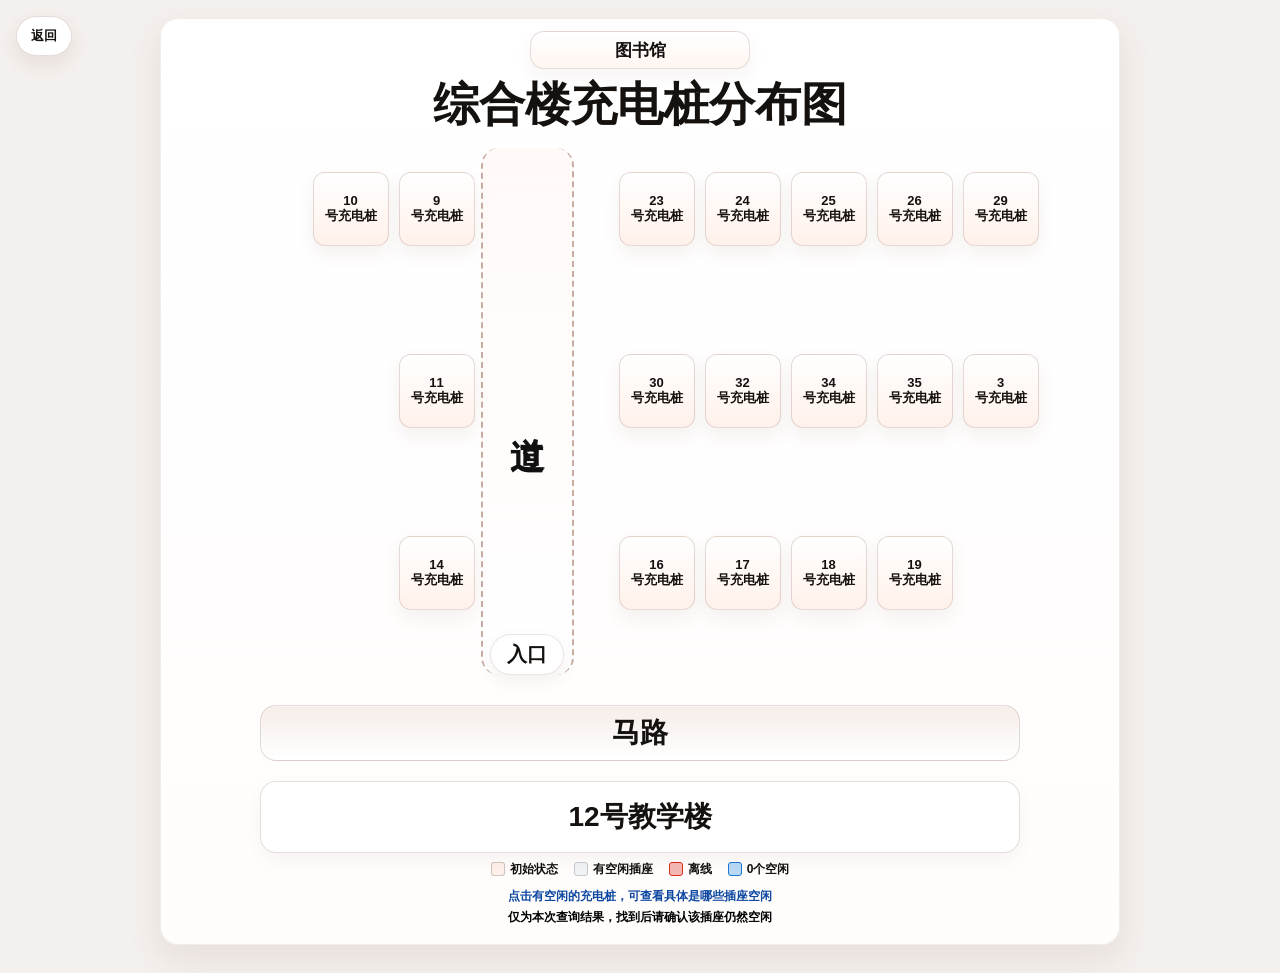
<file: mapLibrary.html>
<!doctype html>
<html lang="zh-CN">
<head>
	<meta charset="UTF-8">
	<meta name="viewport" content="width=device-width, initial-scale=1.0">
	<title>综合楼充电桩分布图</title>
	<style>
		:root {
			--ink: #14110f;
			--accent: #d92d20;
			--line: #8f6a64;
			--dash: #c8aca2;
			--aisle-left: 31.5%;
			--entry-center: 36.9%;
			--paper: #fffdfb;
			--paper-2: #fff6f1;
			--paper-3: #fff1ea;
			--shadow: 0 14px 34px rgba(115, 72, 62, 0.10);
			--stroke: rgba(143, 106, 100, 0.22);
		}

		* { box-sizing: border-box; }

		html {
			-webkit-text-size-adjust: 100%;
			text-size-adjust: 100%;
		}

		html, body {
			margin: 0;
			min-height: 100%;
			background: #f4f0ed;
			color: var(--ink);
			font-family: "Microsoft YaHei", "PingFang SC", "Noto Sans SC", sans-serif;
		}

		body {
			display: flex;
			justify-content: center;
			padding: 18px 12px 28px;
		}

		.page {
			width: min(100%, 1020px);
			background: linear-gradient(180deg, #fff 0%, #fffdfc 100%);
			border: 1px solid rgba(143, 106, 100, 0.12);
			border-radius: 18px;
			box-shadow: var(--shadow);
			padding: 12px 12px 16px;
		}

		.top-reference,
		.bottom-reference {
			border: 1px solid var(--stroke);
			border-radius: 16px;
			background: #fff;
			box-shadow: 0 8px 18px rgba(115, 72, 62, 0.06);
			display: flex;
			align-items: center;
			justify-content: center;
			font-weight: 900;
			letter-spacing: 0;
		}

		.top-reference {
			height: 42px;
			margin: 0 auto 10px;
			width: min(100%, 260px);
			font-size: clamp(15px, 2vw, 18px);
		}

		.title {
			margin: 0 0 14px;
			text-align: center;
			font-size: clamp(28px, 4.2vw, 46px);
			font-weight: 900;
			line-height: 1.1;
			letter-spacing: 0;
		}

		.map {
			position: relative;
			width: 100%;
			max-width: 920px;
			margin: 0 auto;
			aspect-ratio: 840 / 1030;
			min-height: 860px;
			background: linear-gradient(180deg, #fff 0%, #fffdfb 100%);
		}

		.library {
			position: absolute;
			left: 13.5%;
			top: 1.2%;
			width: 26.2%;
			height: 6.2%;
			border-radius: 18px;
			background: linear-gradient(180deg, #fff 0%, var(--paper-2) 100%);
			border: 1px solid var(--stroke);
			box-shadow: 0 8px 18px rgba(115, 72, 62, 0.06);
			display: flex;
			align-items: center;
			justify-content: center;
			font-size: clamp(16px, 2.4vw, 22px);
			font-weight: 900;
		}

		.bottom-reference {
			position: absolute;
			left: 9.6%;
			bottom: 1.2%;
			width: 34.2%;
			height: 6.9%;
			justify-content: flex-start;
			padding-left: 20px;
			font-size: clamp(18px, 2.4vw, 24px);
		}

		.grid {
			position: absolute;
			left: 9.6%;
			right: 9.6%;
			top: 10.4%;
			bottom: 11.2%;
		}

		.aisle {
			position: absolute;
			left: 43.4%;
			top: 0;
			bottom: 0;
			width: 13.2%;
			border-radius: 18px;
			border: 1.6px dashed var(--dash);
			background: linear-gradient(180deg, rgba(255, 245, 241, 0.54) 0%, rgba(255, 255, 255, 0.86) 100%);
			box-shadow: inset 0 0 0 1px rgba(255, 255, 255, 0.36);
		}

		.aisle-label {
			position: static;
			transform: none;
			font-size: clamp(24px, 3vw, 34px);
			font-weight: 900;
			color: #111111;
			writing-mode: vertical-rl;
			text-orientation: upright;
			letter-spacing: 0;
		}

		.map-return {
			position: fixed;
			left: 16px;
			top: 16px;
			z-index: 50;
			padding: 10px 14px;
			border-radius: 999px;
			border: 1px solid rgba(143, 106, 100, 0.24);
			background: rgba(255, 255, 255, 0.96);
			color: var(--ink);
			font-weight: 900;
			text-decoration: none;
			cursor: pointer;
			appearance: none;
			box-shadow: 0 8px 18px rgba(115, 72, 62, 0.10);
		}

		.map-return:hover {
			background: #fff;
		}

		.row {
			position: absolute;
			left: 0;
			right: 0;
			height: 7.4%;
		}

		.row.top { top: 3.0%; }
		.row.mid { top: 28.9%; }
		.row.low { top: 55.1%; }

		.left-group,
		.right-group {
			position: absolute;
			top: 0;
			height: 100%;
			display: flex;
			align-items: stretch;
			gap: 10px;
		}

		.left-group {
			left: 0;
			width: 40%;
		}

		.right-group {
			right: 0;
			width: 40%;
		}

		.left-group.two { justify-content: flex-start; }
		.left-group.one { width: 20%; }
		.right-group.five,
		.right-group.four { justify-content: flex-end; }

		.site {
			flex: 0 0 72px;
			min-width: 0;
			height: 100%;
			border: 1px solid rgba(143, 106, 100, 0.24);
			border-radius: 12px;
			background: linear-gradient(180deg, #fff 0%, var(--paper-3) 100%);
			box-shadow: 0 8px 18px rgba(115, 72, 62, 0.08);
			display: flex;
			align-items: center;
			justify-content: center;
			padding: 4px 6px;
			text-align: center;
			font-size: clamp(12px, 1.4vw, 16px);
			line-height: 1.15;
			font-weight: 700;
			white-space: normal;
			word-break: keep-all;
			overflow-wrap: anywhere;
			max-height: 100%;
			overflow: hidden;
		}

		.left-group.two .site,
		.left-group.one .site {
			flex-basis: 72px;
		}

		.right-group.five .site {
			flex-basis: 72px;
		}

		.right-group.four .site {
			flex-basis: 72px;
		}

		.site.station-offline { background: #f5b8b3; border-color: #d92d20; }
		.site.station-zero-free { background: #b9d9f5; border-color: #1976d2; }
		.site.station-idle { background: #f1f3f4; border-color: #c5c9cd; color: #111; }

		.map-legend {
			display: flex;
			justify-content: center;
			gap: 16px;
			flex-wrap: wrap;
			margin: 8px auto 0;
			font-size: 12px;
			font-weight: 700;
		}

		.map-legend-item {
			display: inline-flex;
			align-items: center;
			gap: 5px;
		}

		.map-legend-swatch {
			width: 14px;
			height: 14px;
			border: 1px solid rgba(17, 17, 17, 0.2);
			border-radius: 3px;
		}

		.map-legend-swatch.default { background: var(--paper-3); }
		.map-legend-swatch.idle { background: #f1f3f4; border-color: #c5c9cd; }
		.map-legend-swatch.offline { background: #f5b8b3; border-color: #d92d20; }
		.map-legend-swatch.zero-free { background: #b9d9f5; border-color: #1976d2; }

		.site.empty {
			background: linear-gradient(180deg, #fff 0%, #fff8f6 100%);
			border-style: dashed;
		}

		.entry {
			position: absolute;
			left: 50%;
			bottom: 17.0%;
			transform: translateX(-50%);
			padding: 6px 16px;
			border-radius: 999px;
			border: 1px solid rgba(143, 106, 100, 0.18);
			background: #fff;
			box-shadow: 0 6px 16px rgba(115, 72, 62, 0.08);
			font-size: clamp(16px, 2.2vw, 22px);
			font-weight: 900;
		}

		@media (max-width: 780px) {
			body {
				display: block;
				padding: 0;
				background: #fff;
				overflow-x: auto;
				overflow-y: auto;
				-webkit-overflow-scrolling: touch;
			}
			.page {
				width: 860px;
				max-width: none;
				min-height: 100vh;
				margin: 0;
				border-radius: 0;
				box-shadow: none;
				padding: 10px 8px 14px;
				min-width: 100%;
			}
			.top-reference {
				height: 38px;
				margin-bottom: 8px;
				width: min(100%, 220px);
			}
			.title {
				font-size: clamp(24px, 7vw, 34px);
				margin-bottom: 10px;
			}
			.map {
				aspect-ratio: auto;
				min-height: 1180px;
				width: 920px;
			}
			.parking-area {
				width: 860px;
				max-width: none;
				align-items: flex-start;
			}
			.grid {
				left: 5.4%;
				right: 5.4%;
				top: 9.8%;
				bottom: 13.5%;
			}
			.library {
				left: 7%;
				width: 34%;
				height: 5.6%;
				font-size: clamp(14px, 4vw, 18px);
			}
			.bottom-reference {
				left: 7%;
				width: 54%;
				height: 6.6%;
				padding-left: 16px;
				font-size: clamp(16px, 4.4vw, 20px);
			}
			.aisle {
				left: 41.8%;
				width: 16.4%;
			}
			.aisle-label {
				font-size: clamp(18px, 5vw, 24px);
			}
			.map-return {
				left: 10px;
				top: 10px;
				padding: 8px 12px;
				font-size: 12px;
			}
			.row { height: 6.4%; }
			.row.top { top: 2.8%; }
			.row.mid { top: 29.0%; }
			.row.low { top: 55.2%; }
			.left-group { width: 39.5%; gap: 6px; }
			.left-group.one { width: 20.5%; }
			.right-group { width: 41%; gap: 6px; }
			.site {
				flex-basis: 64px;
				border-radius: 10px;
				font-size: clamp(9px, 2.8vw, 13px);
				line-height: 1.12;
				padding: 3px 4px;
				overflow: visible;
			}
			.entry {
				bottom: 18.0%;
				font-size: clamp(14px, 4vw, 18px);
			}
		}

		/* Rebuilt flow layout */
		.page {
			width: 100%;
			max-width: 960px;
			padding: 12px 16px 18px;
		}

		.library {
			position: static;
			width: min(100%, 220px);
			height: 38px;
			margin: 0 auto 10px;
			border-radius: 14px;
			font-size: 17px;
		}

		.title {
			margin-bottom: 18px;
		}

		.parking-area {
			position: relative;
			width: min(100%, 860px);
			margin: 0 auto;
			padding: 24px 0 0;
			display: flex;
			flex-direction: column;
			align-items: center;
		}

		.aisle {
			z-index: 0;
			left: var(--aisle-left);
			top: 0;
			bottom: 0;
			width: 10.8%;
			border-top: 0;
			border-right: 2px dashed var(--dash);
			border-bottom: 0;
			border-left: 2px dashed var(--dash);
			border-radius: 18px;
			display: flex;
			align-items: center;
			justify-content: center;
		}

		.rows {
			position: relative;
			z-index: 1;
			display: flex;
			flex-direction: column;
			gap: clamp(72px, 10vw, 108px);
			width: 100%;
			max-width: 860px;
		}

		.row {
			position: relative;
			left: auto;
			right: auto;
			height: auto;
			min-height: 74px;
			display: grid;
			grid-template-columns: minmax(200px, 0.75fr) 112px minmax(320px, 1.25fr);
			align-items: center;
		}

		.left-group,
		.right-group {
			position: static;
			width: auto;
			height: 100%;
			display: flex;
			align-items: stretch;
			gap: 10px;
		}

		.left-group {
			justify-content: flex-end;
			padding-right: 16px;
		}

		.right-group {
			justify-content: flex-start;
			padding-left: 16px;
		}

		.left-group.one,
		.left-group.two,
		.right-group.five,
		.right-group.four {
			width: auto;
		}

		.left-group.two .site,
		.left-group.one .site,
		.right-group.five .site,
		.right-group.four .site {
			flex-basis: 76px;
		}

		.site {
			flex: 0 0 76px;
			height: 74px;
			padding: 0 6px;
				font-size: 13px;
				line-height: 1.12;
		}

		.entry {
			position: relative;
			left: auto;
			bottom: auto;
			z-index: 2;
			width: fit-content;
			margin: 0;
			transform: translateX(-50%);
			font-size: 20px;
			text-align: center;
			align-self: flex-start;
		}

		.entry-row {
			width: 100%;
			max-width: 860px;
			display: flex;
			justify-content: flex-start;
			padding-left: var(--entry-center);
			margin: 24px auto 0;
		}

		/* 马路 */
		.road {
			width: min(100%, 760px);
			height: 56px;
			margin: 30px auto 0;
			border-radius: 16px;
			background: linear-gradient(180deg, #f5ede8 0%, #fff 100%);
			border: 1px solid rgba(143, 106, 100, 0.24);
			box-shadow: inset 0 0 0 1px rgba(255, 255, 255, 0.4);
			display: flex;
			align-items: center;
			justify-content: center;
			font-weight: 900;
			font-size: clamp(18px, 2.8vw, 28px);
		}

		.bottom-reference {
			position: relative;
			left: auto;
			bottom: auto;
			width: min(100%, 760px);
			height: 72px;
			margin: 20px auto 0;
			padding-left: 0;
			justify-content: center;
			font-size: clamp(20px, 3vw, 28px);
		}




		@media (max-width: 780px) {
			.page {
				width: 860px;
				max-width: none;
			}

			.road {
				height: 48px;
				margin-top: 22px;
				font-size: clamp(15px, 4.5vw, 22px);
				border-radius: 14px;
			}
			.page {
				padding: 10px 8px 16px;
			}

			.title {
				margin-bottom: 14px;
			}

			.parking-area {
				width: 860px;
				max-width: none;
				padding-top: 18px;
				padding-left: 0;
				padding-right: 0;
				overflow-x: visible;
			}

			.aisle {
				left: 32%;
				width: 14.2%;
				display: flex;
				align-items: center;
				justify-content: center;
			}

			.rows {
				width: 860px;
				max-width: none;
				gap: 72px;
			}

			.row {
				grid-template-columns: minmax(120px, 0.75fr) 96px minmax(140px, 1.25fr);
				min-height: 62px;
			}

			.left-group {
				padding-right: 32px;
				gap: 6px;
			}

			.right-group {
				padding-left: 32px;
				gap: 6px;
			}

			.site {
				flex-basis: 58px;
				height: 62px;
				border-radius: 10px;
				font-size: clamp(8px, 2.8vw, 11px);
				line-height: 1.08;
			}

			.entry {
				font-size: 17px;
			}

			.entry-row {
				padding-left: 39.1%;
				margin-top: 18px;
			}

			.road {
				height: 44px;
				margin-top: 18px;
				font-size: 15px;
			}

			.bottom-reference {
				height: 62px;
				margin-top: 16px;
				padding-left: 0;
			}



		}
		/* 站点文字下方的空闲数角标 */
		.site {
			flex-direction: column;
		}

		.site .site-free {
			display: block;
			flex: none;
			width: 100%;
			min-height: 0;
			margin-top: 2px;
			color: #1976d2;
			font-size: 0.85em;
			font-weight: 900;
			line-height: 1.05;
			letter-spacing: 0;
			text-align: center;
			white-space: nowrap;
		}

		/* 点击站点弹出的空闲插座气泡 */
		.site-tip {
			position: fixed;
			z-index: 9999;
			min-width: 96px;
			max-width: 230px;
			box-sizing: border-box;
			padding: 9px 22px 9px 11px;
			background: #ffffff;
			border: 1px solid rgba(25, 118, 210, 0.35);
			border-radius: 10px;
			box-shadow: 0 10px 24px rgba(17, 17, 17, 0.18);
			font-size: 12px;
			font-weight: 700;
			line-height: 1.4;
			color: #111;
		}

		.site-tip-head {
			margin-bottom: 5px;
			font-size: 13px;
		}

		.site-tip-head .site-tip-count {
			color: #1976d2;
		}

		.site-tip-list {
			display: flex;
			flex-wrap: wrap;
			gap: 4px;
		}

		.site-tip-num {
			display: inline-block;
			padding: 1px 6px;
			border-radius: 6px;
			background: #e7f1fd;
			color: #0b5cad;
			font-size: 12px;
			font-weight: 800;
		}

		.site-tip-note {
			color: #666;
			font-weight: 600;
		}

		.site-tip-close {
			position: absolute;
			top: 4px;
			right: 4px;
			width: 20px;
			height: 20px;
			padding: 0;
			border: none;
			border-radius: 50%;
			background: transparent;
			color: #999;
			font-size: 16px;
			font-weight: 700;
			line-height: 20px;
			text-align: center;
			cursor: pointer;
		}

		.site-tip-close:hover {
			background: rgba(17, 17, 17, 0.08);
			color: #111;
		}

		/* 点击查看空闲插座提示 */
		.map-hint {
			margin-top: 10px;
			font-size: 12px;
			font-family: "SimHei", "Microsoft YaHei", sans-serif;
			font-weight: 700;
			color: #0d47a1;
			text-align: center;
		}
		.map-hint-note {
			margin-top: 4px;
			color: #000;
			font-weight: 700;
		}
	</style>
</head>
<body>
		<button class="map-return" type="button" onclick="goBackToPreviousPage()">返回</button>
	<main class="page">
		<div class="library">图书馆</div>
		<h1 class="title">综合楼充电桩分布图</h1>

		<section class="parking-area" aria-label="综合楼充电桩分布图">
			<div class="aisle" aria-hidden="true"><div class="aisle-label">过道</div></div>
			<div class="rows">
				<div class="row">
					<div class="left-group">
						<div class="site">10 号充电桩</div>
						<div class="site">9 号充电桩</div>
					</div>
					<div></div>
					<div class="right-group">
						<div class="site">23 号充电桩</div><div class="site">24 号充电桩</div><div class="site">25 号充电桩</div><div class="site">26 号充电桩</div><div class="site">29 号充电桩</div>
					</div>
				</div>

				<div class="row">
					<div class="left-group"><div class="site">11 号充电桩</div></div>
					<div></div>
					<div class="right-group">
						<div class="site">30 号充电桩</div><div class="site">32 号充电桩</div><div class="site">34 号充电桩</div><div class="site">35 号充电桩</div><div class="site">3 号充电桩</div>
					</div>
				</div>

				<div class="row">
					<div class="left-group"><div class="site">14 号充电桩</div></div>
					<div></div>
					<div class="right-group">
						<div class="site">16 号充电桩</div><div class="site">17 号充电桩</div><div class="site">18 号充电桩</div><div class="site">19 号充电桩</div>
					</div>
				</div>
			</div>
				<div class="entry-row">
					<div class="entry">入口</div>
				</div>
		</section>

		<div class="road">马路</div>
		<div class="bottom-reference">12号教学楼</div>
		<div class="map-legend" aria-label="充电桩状态图例">
			<span class="map-legend-item"><i class="map-legend-swatch default"></i>初始状态</span>
			<span class="map-legend-item"><i class="map-legend-swatch idle"></i>有空闲插座</span>
			<span class="map-legend-item"><i class="map-legend-swatch offline"></i>离线</span>
			<span class="map-legend-item"><i class="map-legend-swatch zero-free"></i>0个空闲</span>
		</div>
		<div class="map-hint"><div>点击有空闲的充电桩，可查看具体是哪些插座空闲</div><div class="map-hint-note">仅为本次查询结果，找到后请确认该插座仍然空闲</div></div>
	</main>
	<script>
		(function () {
			var rawStates = new URLSearchParams(window.location.search).get('states');
			if (rawStates) {
				try {
					var states = JSON.parse(rawStates);
					document.querySelectorAll('.site:not(.empty)').forEach(function (site) {
						var match = site.textContent.match(/\d+/);
						var status = match && states[match[0]];
						if (!status || !status.hasStatus) return;
						if (status.state === '离线') site.classList.add('station-offline');
						else if (Number(status.availableCount) === 0) site.classList.add('station-zero-free');
						else if (status.state === '空闲' || Number(status.availableCount) > 0) site.classList.add('station-idle');
					});
				} catch (_) { /* ignore invalid map state */ }
			}

		})();

		function goBackToPreviousPage() {
			var referrer = document.referrer;
			var cameFromHome = false;
			try {
				var referrerUrl = referrer ? new URL(referrer, window.location.href) : null;
				cameFromHome = referrerUrl && referrerUrl.origin === window.location.origin
					&& (referrerUrl.pathname.endsWith('/index.html') || referrerUrl.pathname.endsWith('/'));
			} catch (_) {}
			if (cameFromHome && history.length > 1) {
				history.back();
				return;
			}
			window.location.replace('index.html');
		}
	</script>
	<script>
		(function () {
			var rawStates = new URLSearchParams(window.location.search).get('states');
			if (!rawStates) return;
			var states = null;
			try { states = JSON.parse(rawStates); } catch (_) { return; }
			document.querySelectorAll('.site:not(.empty)').forEach(function (site) {
				var match = site.textContent.match(/\d+/);
				var status = match && states[match[0]];
				if (!status || !status.hasStatus) return;
				var freeCount = Number(status.availableCount);
				if (!(freeCount > 0)) return;
				var badge = document.createElement('span');
				badge.className = 'site-free';
				badge.textContent = '空闲数' + freeCount;
				site.appendChild(badge);
			});
		})();
	</script>
	<script>
		(function () {
			var rawStates = new URLSearchParams(window.location.search).get('states');
			var states = null;
			if (rawStates) {
				try { states = JSON.parse(rawStates); } catch (_) { states = null; }
			}

			var tip = null;
			var tipSite = null;

			function closeTip() {
				if (tip) {
					tip.remove();
					tip = null;
				}
				tipSite = null;
			}

			function placeTip(site) {
				if (!tip) return;
				var rect = site.getBoundingClientRect();
				tip.style.visibility = 'hidden';
				tip.style.left = '0px';
				tip.style.top = '0px';
				var tipW = tip.offsetWidth;
				var tipH = tip.offsetHeight;
				var gap = 10;
				var vw = window.innerWidth;
				var rightRoom = vw - 8 - (rect.right + gap);
				var leftRoom = rect.left - gap - 8;
				var left;
				if (rightRoom >= tipW) {
					// 右侧放得下：默认右上
					left = rect.right + gap;
				} else if (leftRoom >= tipW) {
					// 右侧放不下但左侧够：翻转左上，避免越界
					left = rect.left - tipW - gap;
				} else if (rightRoom >= leftRoom) {
					// 两侧都不够：取空间更大的一侧并尽量贴边
					left = Math.max(8, Math.min(rect.right + gap, vw - tipW - 8));
				} else {
					left = Math.max(8, Math.min(rect.left - tipW - gap, vw - tipW - 8));
				}
				if (left < 8) left = 8;
				if (left + tipW > vw - 8) left = vw - tipW - 8;
				var top = rect.top - tipH + 6;
				if (top < 8) top = 8;
				if (top + tipH > window.innerHeight - 8) {
					top = Math.max(8, window.innerHeight - tipH - 8);
				}
				tip.style.left = left + 'px';
				tip.style.top = top + 'px';
				tip.style.visibility = 'visible';
			}

			function showTip(site, status) {
				closeTip();
				var siteMatch = site.textContent.match(/\d+/);
				var siteNo = siteMatch ? siteMatch[0] : '';
				var nums = (status && Array.isArray(status.freeSocketNumbers) && status.freeSocketNumbers.length > 0)
					? status.freeSocketNumbers
					: null;
				var count = Number(status && status.availableCount);

				if (!nums && !(count > 0)) {
					return;
				}

				tip = document.createElement('div');
				tip.className = 'site-tip';

				if (nums && nums.length > 0) {
					var head = document.createElement('div');
					head.className = 'site-tip-head';
					head.innerHTML = siteNo + '号充电桩 空闲 <span class="site-tip-count">' + nums.length + '</span> 个：';
					tip.appendChild(head);

					var list = document.createElement('div');
					list.className = 'site-tip-list';
					nums.forEach(function (n) {
						var chip = document.createElement('span');
						chip.className = 'site-tip-num';
						chip.textContent = n + '号';
						list.appendChild(chip);
					});
					tip.appendChild(list);
				} else {
					var note = document.createElement('div');
					note.className = 'site-tip-note';
					note.textContent = '该充电桩有 ' + count + ' 个空闲插座（明细暂不可用）';
					tip.appendChild(note);
				}

				var closeBtn = document.createElement('button');
				closeBtn.className = 'site-tip-close';
				closeBtn.type = 'button';
				closeBtn.setAttribute('aria-label', '关闭');
				closeBtn.textContent = '\u00d7';
				closeBtn.addEventListener('click', function (ev) {
					ev.stopPropagation();
					closeTip();
				});
				tip.appendChild(closeBtn);

				document.body.appendChild(tip);
				tipSite = site;
				placeTip(site);
			}

			document.querySelectorAll('.site:not(.empty)').forEach(function (site) {
				site.style.cursor = 'pointer';
				site.addEventListener('click', function (ev) {
					ev.stopPropagation();
					if (site === tipSite) {
						closeTip();
						return;
					}
					var match = site.textContent.match(/\d+/);
					var status = match && states ? states[match[0]] : null;
					if (!status || !status.hasStatus) {
						closeTip();
						return;
					}
					showTip(site, status);
				});
			});

			document.addEventListener('click', function (ev) {
				if (!tip) return;
				if (ev.target && ev.target.closest && (ev.target.closest('.site-tip') || ev.target.closest('.site:not(.empty)'))) {
					return;
				}
				closeTip();
			});

			window.addEventListener('scroll', closeTip, true);
			window.addEventListener('resize', closeTip);
		})();
	</script>
	<script>
		(function () {
			/* 进入地图默认定位到页面底部中间，让图例与提示说明先完整可见，再向上浏览地图 */
			if ('scrollRestoration' in history) {
				history.scrollRestoration = 'manual';
			}
			function scrollToLegend() {
				var doc = document.scrollingElement || document.documentElement;
				var maxTop = doc.scrollHeight - window.innerHeight;
				var maxLeft = doc.scrollWidth - window.innerWidth;
				if (maxTop > 0) {
					/* 垂直滚到底部、水平居中，底部中间的图例可完整露出 */
					window.scrollTo(maxLeft > 0 ? Math.round(maxLeft / 2) : 0, maxTop);
				} else if (maxLeft > 0) {
					window.scrollTo(Math.round(maxLeft / 2), 0);
				}
			}
			if (document.readyState === 'loading') {
				document.addEventListener('DOMContentLoaded', scrollToLegend);
			} else {
				scrollToLegend();
			}
			window.addEventListener('load', scrollToLegend);
		})();
	</script>
</body>
</html>
</file>
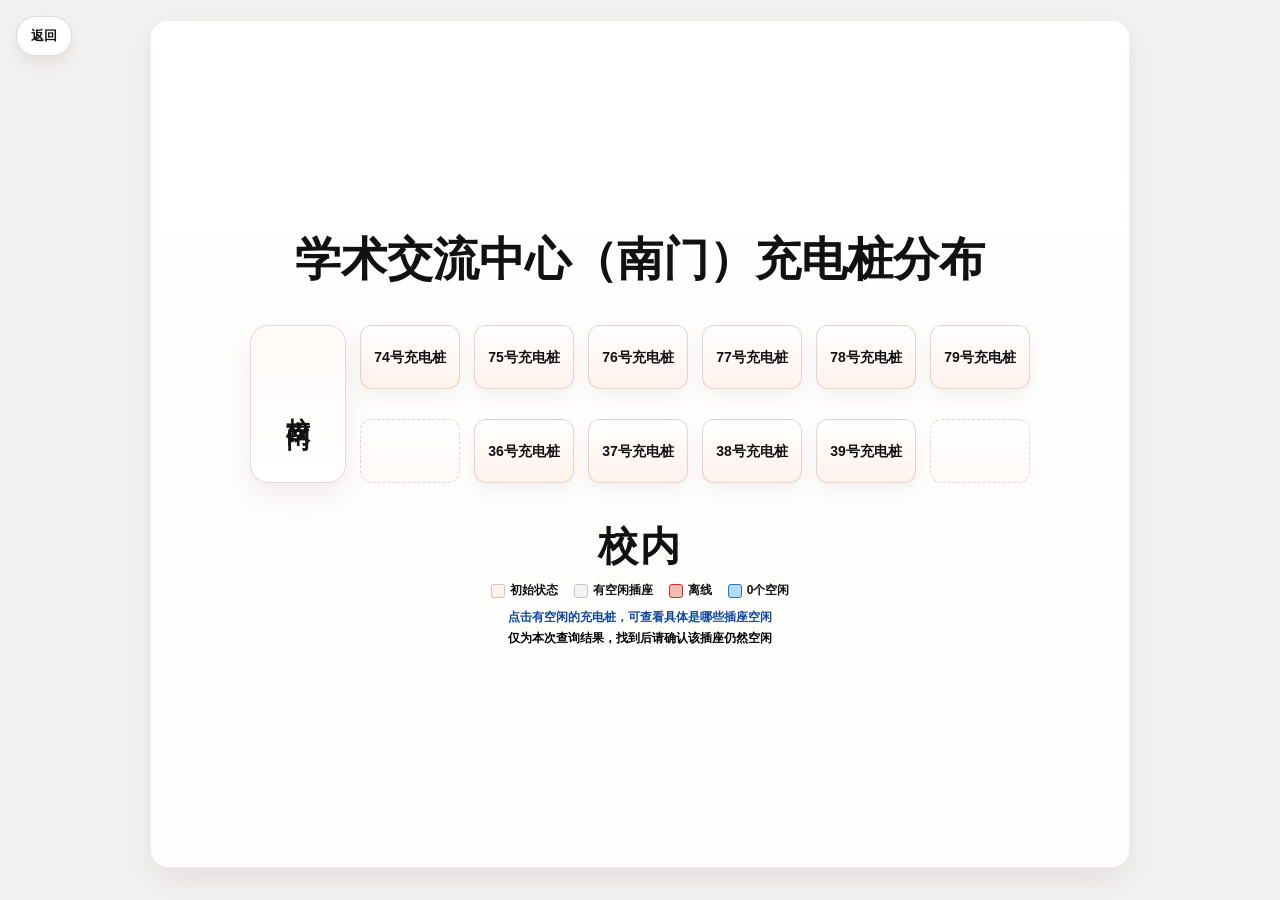
<file: mapSouth.html>
<!doctype html>
<html lang="zh-CN">
<head>
	<meta charset="UTF-8">
	<meta name="viewport" content="width=device-width, initial-scale=1.0">
	<title>学术交流中心（南门）充电桩分布</title>
	<style>
		:root {
			--ink: #111111;
			--line: #8f6a64;
			--dash: #c6a99f;
			--accent: #d92d20;
			--bg: #ffffff;
			--muted: rgba(217, 45, 32, 0.12);
			--panel: #fffaf8;
			--panel-strong: #fff2ec;
			--shadow: 0 12px 30px rgba(115, 72, 62, 0.10);
		}

		* { box-sizing: border-box; }

		html {
			-webkit-text-size-adjust: 100%;
			text-size-adjust: 100%;
		}

		html, body {
			margin: 0;
			min-height: 100%;
			background: #f2f2f2;
			color: var(--ink);
			font-family: "Microsoft YaHei", "PingFang SC", "Noto Sans SC", sans-serif;
		}

		body {
			display: flex;
			justify-content: center;
			padding: 20px 12px 32px;
		}

		.page {
			width: min(100%, 980px);
			min-height: calc(100vh - 52px);
			background: linear-gradient(180deg, #fff 0%, #fffdfc 100%);
			padding: 10px 12px 18px;
			position: relative;
			overflow: hidden;
			display: flex;
			flex-direction: column;
			justify-content: center;
			box-shadow: var(--shadow);
			border: 1px solid rgba(143, 106, 100, 0.12);
			border-radius: 18px;
		}

		.title {
			text-align: center;
			margin: 0;
			font-size: clamp(20px, 5.5vw, 46px);
			line-height: 1.15;
			font-weight: 900;
			letter-spacing: 0;
			color: var(--ink);
			padding: 0 4px;
			overflow-wrap: break-word;
		}

		.map-return {
			position: fixed;
			left: 16px;
			top: 16px;
			z-index: 50;
			padding: 10px 14px;
			border-radius: 999px;
			border: 1px solid rgba(143, 106, 100, 0.24);
			background: rgba(255, 255, 255, 0.96);
			color: var(--ink);
			font-weight: 900;
			text-decoration: none;
			cursor: pointer;
			appearance: none;
			box-shadow: 0 8px 18px rgba(115, 72, 62, 0.10);
		}

		.map-return:hover {
			background: #fff;
		}

		/* ========== 充电桩区域 ========== */
		.charging-area {
			position: relative;
			width: 100%;
			max-width: 780px;
			margin: 40px auto 0;
			padding-left: 110px;
		}

		/* 校南门标记 */
		.south-gate {
			position: absolute;
			left: 0;
			top: 0;
			width: 96px;
			/* 通过 JS 设置高度，覆盖两行 + 间距 */
			border: 1px solid rgba(143, 106, 100, 0.24);
			border-radius: 18px;
			background: linear-gradient(180deg, var(--panel) 0%, #fff 100%);
			box-shadow: var(--shadow);
			display: flex;
			align-items: center;
			justify-content: center;
			overflow: hidden;
		}

		.south-gate span {
			font-weight: 900;
			font-size: clamp(16px, 2.4vw, 24px);
			writing-mode: vertical-rl;
			text-orientation: upright;
			letter-spacing: 4px;
			max-height: 100%;
		}

		/* 行容器 */
		.station-row {
			display: flex;
			gap: 14px;
			justify-content: flex-start;
		}

		.station-row + .station-row {
			margin-top: 30px;
		}

		/* 充电桩卡片 */
		.site {
			flex: 1;
			min-width: 0;
			height: 64px;
			border: 1px solid rgba(143, 106, 100, 0.26);
			background: linear-gradient(180deg, #fff 0%, var(--panel-strong) 100%);
			border-radius: 12px;
			box-shadow: 0 8px 18px rgba(115, 72, 62, 0.08);
			display: flex;
			align-items: center;
			justify-content: center;
			font-size: clamp(11px, 2.8vw, 14px);
			line-height: 1;
			white-space: nowrap;
			font-weight: 600;
			overflow: hidden;
			text-overflow: ellipsis;
			padding: 0 2px;
		}

		.site.station-offline { background: #f5b8b3; border-color: #d92d20; }
		.site.station-zero-free { background: #b9d9f5; border-color: #1976d2; }
		.site.station-idle { background: #f1f3f4; border-color: #c5c9cd; color: #111; }

		.map-legend {
			display: flex;
			justify-content: center;
			gap: 16px;
			flex-wrap: wrap;
			margin: 8px auto 0;
			font-size: 12px;
			font-weight: 700;
		}

		.map-legend-item {
			display: inline-flex;
			align-items: center;
			gap: 5px;
		}

		.map-legend-swatch {
			width: 14px;
			height: 14px;
			border: 1px solid rgba(17, 17, 17, 0.2);
			border-radius: 3px;
		}

		.map-legend-swatch.default { background: var(--panel-strong); }
		.map-legend-swatch.idle { background: #f1f3f4; border-color: #c5c9cd; }
		.map-legend-swatch.offline { background: #f5b8b3; border-color: #d92d20; }
		.map-legend-swatch.zero-free { background: #b9d9f5; border-color: #1976d2; }

		.site.empty {
			background: linear-gradient(180deg, #fff 0%, #fff9f7 100%);
			border-style: dashed;
			box-shadow: none;
		}

		/* 校内标注 - 黑体 */
		.campus-label {
			text-align: center;
			margin-top: 36px;
			font-weight: 900;
			font-family: "SimHei", "Microsoft YaHei", "PingFang SC", "Noto Sans SC", sans-serif;
			font-size: clamp(22px, 5vw, 40px);
			color: var(--ink);
			letter-spacing: 2px;
		}

		/* ========== 响应式 - 手机端优先 ========== */
		@media (max-width: 480px) {
			body {
				display: block;
				padding: 0;
				background: #fff;
				overflow-x: auto;
				overflow-y: auto;
				-webkit-overflow-scrolling: touch;
			}
			.page {
				width: 860px;
				max-width: none;
				min-height: 100vh;
				padding: 6px 6px 14px;
				box-shadow: none;
				border-radius: 0;
				overflow: visible;
			}
			.title {
				font-size: 17px;
				line-height: 1.3;
			}
			.charging-area {
				width: 780px;
				max-width: none;
				padding-left: 60px;
				margin-top: 18px;
			}
			.south-gate {
				width: 50px;
				border-radius: 12px;
			}
			.south-gate span {
				font-size: 13px;
				letter-spacing: 2px;
			}
			.station-row {
				gap: 5px;
			}
			.station-row + .station-row {
				margin-top: 14px;
			}
			.site {
				height: 44px;
				font-size: 10px;
				border-radius: 8px;
				padding: 0 1px;
			}
			.site.empty {
				display: none;
			}
			.station-row#row2 {
				padding-left: 0;
				margin-left: calc((100% / 6) + 5px / 6);
			}
			.station-row#row2 .site {
				flex: 1;
			}
			.campus-label {
				font-size: 20px;
				margin-top: 22px;
			}
		}

		@media (min-width: 481px) and (max-width: 760px) {
			body { padding: 0; background: #fff; }
			.page {
				width: 100%;
				min-height: 100vh;
				padding: 6px 8px 14px;
				box-shadow: none;
				border-radius: 0;
			}
			.charging-area {
				padding-left: 72px;
				margin-top: 24px;
			}
			.south-gate {
				width: 60px;
			}
			.south-gate span {
				font-size: 15px;
				letter-spacing: 3px;
			}
			.station-row {
				gap: 8px;
			}
			.station-row + .station-row {
				margin-top: 20px;
			}
			.site {
				height: 50px;
				font-size: 11px;
				border-radius: 10px;
			}
			.campus-label {
				font-size: 24px;
				margin-top: 28px;
			}
			.map-return {
				left: 10px;
				top: 10px;
				padding: 8px 12px;
				font-size: 12px;
			}
		}
		/* 站点文字下方的空闲数角标 */
		.site {
			flex-direction: column;
		}

		.site .site-free {
			display: block;
			flex: none;
			width: 100%;
			min-height: 0;
			margin-top: 2px;
			color: #1976d2;
			font-size: 0.85em;
			font-weight: 900;
			line-height: 1.05;
			letter-spacing: 0;
			text-align: center;
			white-space: nowrap;
		}

		/* 点击站点弹出的空闲插座气泡 */
		.site-tip {
			position: fixed;
			z-index: 9999;
			min-width: 96px;
			max-width: 230px;
			box-sizing: border-box;
			padding: 9px 22px 9px 11px;
			background: #ffffff;
			border: 1px solid rgba(25, 118, 210, 0.35);
			border-radius: 10px;
			box-shadow: 0 10px 24px rgba(17, 17, 17, 0.18);
			font-size: 12px;
			font-weight: 700;
			line-height: 1.4;
			color: #111;
		}

		.site-tip-head {
			margin-bottom: 5px;
			font-size: 13px;
		}

		.site-tip-head .site-tip-count {
			color: #1976d2;
		}

		.site-tip-list {
			display: flex;
			flex-wrap: wrap;
			gap: 4px;
		}

		.site-tip-num {
			display: inline-block;
			padding: 1px 6px;
			border-radius: 6px;
			background: #e7f1fd;
			color: #0b5cad;
			font-size: 12px;
			font-weight: 800;
		}

		.site-tip-note {
			color: #666;
			font-weight: 600;
		}

		.site-tip-close {
			position: absolute;
			top: 4px;
			right: 4px;
			width: 20px;
			height: 20px;
			padding: 0;
			border: none;
			border-radius: 50%;
			background: transparent;
			color: #999;
			font-size: 16px;
			font-weight: 700;
			line-height: 20px;
			text-align: center;
			cursor: pointer;
		}

		.site-tip-close:hover {
			background: rgba(17, 17, 17, 0.08);
			color: #111;
		}

		/* 点击查看空闲插座提示 */
		.map-hint {
			margin-top: 10px;
			font-size: 12px;
			font-family: "SimHei", "Microsoft YaHei", sans-serif;
			font-weight: 700;
			color: #0d47a1;
			text-align: center;
		}
		.map-hint-note {
			margin-top: 4px;
			color: #000;
			font-weight: 700;
		}
	</style>
</head>
<body>
		<button class="map-return" type="button" onclick="goBackToPreviousPage()">返回</button>
	<main class="page">
		<h1 class="title">学术交流中心（南门）充电桩分布</h1>

		<section class="charging-area" aria-label="南门充电桩分布图">
			<!-- 校南门标记 -->
			<div class="south-gate" id="southGate"><span>校南门</span></div>

			<!-- 第一行：74 ~ 79 -->
			<div class="station-row" id="row1">
			<div class="site">74号充电桩</div>
			<div class="site">75号充电桩</div>
			<div class="site">76号充电桩</div>
			<div class="site">77号充电桩</div>
			<div class="site">78号充电桩</div>
			<div class="site">79号充电桩</div>
			</div>

			<!-- 第二行：36 ~ 39，向右偏移一个卡片宽度 -->
			<div class="station-row" id="row2">
				<div class="site empty"></div>
			<div class="site">36号充电桩</div>
			<div class="site">37号充电桩</div>
			<div class="site">38号充电桩</div>
			<div class="site">39号充电桩</div>
				<div class="site empty"></div>
			</div>
		</section>

		<div class="campus-label">校内</div>
		<div class="map-legend" aria-label="充电桩状态图例">
			<span class="map-legend-item"><i class="map-legend-swatch default"></i>初始状态</span>
			<span class="map-legend-item"><i class="map-legend-swatch idle"></i>有空闲插座</span>
			<span class="map-legend-item"><i class="map-legend-swatch offline"></i>离线</span>
			<span class="map-legend-item"><i class="map-legend-swatch zero-free"></i>0个空闲</span>
		</div>
		<div class="map-hint"><div>点击有空闲的充电桩，可查看具体是哪些插座空闲</div><div class="map-hint-note">仅为本次查询结果，找到后请确认该插座仍然空闲</div></div>
	</main>

	<script>
		(function () {
			var rawStates = new URLSearchParams(window.location.search).get('states');
			if (rawStates) {
				try {
					var states = JSON.parse(rawStates);
					document.querySelectorAll('.site:not(.empty)').forEach(function (site) {
						var match = site.textContent.match(/\d+/);
						var status = match && states[match[0]];
						if (!status || !status.hasStatus) return;
						if (status.state === '离线') site.classList.add('station-offline');
						else if (Number(status.availableCount) === 0) site.classList.add('station-zero-free');
						else if (status.state === '空闲' || Number(status.availableCount) > 0) site.classList.add('station-idle');
					});
				} catch (_) { /* ignore invalid map state */ }
			}

		})();

		function goBackToPreviousPage() {
			var referrer = document.referrer;
			var cameFromHome = false;
			try {
				var referrerUrl = referrer ? new URL(referrer, window.location.href) : null;
				cameFromHome = referrerUrl && referrerUrl.origin === window.location.origin
					&& (referrerUrl.pathname.endsWith('/index.html') || referrerUrl.pathname.endsWith('/'));
			} catch (_) {}
			if (cameFromHome && history.length > 1) {
				history.back();
				return;
			}
			window.location.replace('index.html');
		}

		// 让小南门标记的高度精确覆盖两行充电桩
		(function () {
			function adjustGate() {
				var row1 = document.getElementById('row1');
				var row2 = document.getElementById('row2');
				var gate = document.getElementById('southGate');
				if (!row1 || !row2 || !gate) return;

				var top = row1.offsetTop;
				var bottom = row2.offsetTop + row2.offsetHeight;
				gate.style.top = top + 'px';
				gate.style.height = (bottom - top) + 'px';
			}

			adjustGate();
			window.addEventListener('resize', adjustGate);
		})();
	</script>
	<script>
		(function () {
			var rawStates = new URLSearchParams(window.location.search).get('states');
			if (!rawStates) return;
			var states = null;
			try { states = JSON.parse(rawStates); } catch (_) { return; }
			document.querySelectorAll('.site:not(.empty)').forEach(function (site) {
				var match = site.textContent.match(/\d+/);
				var status = match && states[match[0]];
				if (!status || !status.hasStatus) return;
				var freeCount = Number(status.availableCount);
				if (!(freeCount > 0)) return;
				var badge = document.createElement('span');
				badge.className = 'site-free';
				badge.textContent = '空闲数' + freeCount;
				site.appendChild(badge);
			});
		})();
	</script>
	<script>
		(function () {
			var rawStates = new URLSearchParams(window.location.search).get('states');
			var states = null;
			if (rawStates) {
				try { states = JSON.parse(rawStates); } catch (_) { states = null; }
			}

			var tip = null;
			var tipSite = null;

			function closeTip() {
				if (tip) {
					tip.remove();
					tip = null;
				}
				tipSite = null;
			}

			function placeTip(site) {
				if (!tip) return;
				var rect = site.getBoundingClientRect();
				tip.style.visibility = 'hidden';
				tip.style.left = '0px';
				tip.style.top = '0px';
				var tipW = tip.offsetWidth;
				var tipH = tip.offsetHeight;
				var gap = 10;
				var vw = window.innerWidth;
				var rightRoom = vw - 8 - (rect.right + gap);
				var leftRoom = rect.left - gap - 8;
				var left;
				if (rightRoom >= tipW) {
					// 右侧放得下：默认右上
					left = rect.right + gap;
				} else if (leftRoom >= tipW) {
					// 右侧放不下但左侧够：翻转左上，避免越界
					left = rect.left - tipW - gap;
				} else if (rightRoom >= leftRoom) {
					// 两侧都不够：取空间更大的一侧并尽量贴边
					left = Math.max(8, Math.min(rect.right + gap, vw - tipW - 8));
				} else {
					left = Math.max(8, Math.min(rect.left - tipW - gap, vw - tipW - 8));
				}
				if (left < 8) left = 8;
				if (left + tipW > vw - 8) left = vw - tipW - 8;
				var top = rect.top - tipH + 6;
				if (top < 8) top = 8;
				if (top + tipH > window.innerHeight - 8) {
					top = Math.max(8, window.innerHeight - tipH - 8);
				}
				tip.style.left = left + 'px';
				tip.style.top = top + 'px';
				tip.style.visibility = 'visible';
			}

			function showTip(site, status) {
				closeTip();
				var siteMatch = site.textContent.match(/\d+/);
				var siteNo = siteMatch ? siteMatch[0] : '';
				var nums = (status && Array.isArray(status.freeSocketNumbers) && status.freeSocketNumbers.length > 0)
					? status.freeSocketNumbers
					: null;
				var count = Number(status && status.availableCount);

				if (!nums && !(count > 0)) {
					return;
				}

				tip = document.createElement('div');
				tip.className = 'site-tip';

				if (nums && nums.length > 0) {
					var head = document.createElement('div');
					head.className = 'site-tip-head';
					head.innerHTML = siteNo + '号充电桩 空闲 <span class="site-tip-count">' + nums.length + '</span> 个：';
					tip.appendChild(head);

					var list = document.createElement('div');
					list.className = 'site-tip-list';
					nums.forEach(function (n) {
						var chip = document.createElement('span');
						chip.className = 'site-tip-num';
						chip.textContent = n + '号';
						list.appendChild(chip);
					});
					tip.appendChild(list);
				} else {
					var note = document.createElement('div');
					note.className = 'site-tip-note';
					note.textContent = '该充电桩有 ' + count + ' 个空闲插座（明细暂不可用）';
					tip.appendChild(note);
				}

				var closeBtn = document.createElement('button');
				closeBtn.className = 'site-tip-close';
				closeBtn.type = 'button';
				closeBtn.setAttribute('aria-label', '关闭');
				closeBtn.textContent = '\u00d7';
				closeBtn.addEventListener('click', function (ev) {
					ev.stopPropagation();
					closeTip();
				});
				tip.appendChild(closeBtn);

				document.body.appendChild(tip);
				tipSite = site;
				placeTip(site);
			}

			document.querySelectorAll('.site:not(.empty)').forEach(function (site) {
				site.style.cursor = 'pointer';
				site.addEventListener('click', function (ev) {
					ev.stopPropagation();
					if (site === tipSite) {
						closeTip();
						return;
					}
					var match = site.textContent.match(/\d+/);
					var status = match && states ? states[match[0]] : null;
					if (!status || !status.hasStatus) {
						closeTip();
						return;
					}
					showTip(site, status);
				});
			});

			document.addEventListener('click', function (ev) {
				if (!tip) return;
				if (ev.target && ev.target.closest && (ev.target.closest('.site-tip') || ev.target.closest('.site:not(.empty)'))) {
					return;
				}
				closeTip();
			});

			window.addEventListener('scroll', closeTip, true);
			window.addEventListener('resize', closeTip);
		})();
	</script>
	<script>
		(function () {
			/* 进入地图默认定位到页面底部中间，让图例与提示说明先完整可见，再向上浏览地图 */
			if ('scrollRestoration' in history) {
				history.scrollRestoration = 'manual';
			}
			function scrollToLegend() {
				var doc = document.scrollingElement || document.documentElement;
				var maxTop = doc.scrollHeight - window.innerHeight;
				var maxLeft = doc.scrollWidth - window.innerWidth;
				if (maxTop > 0) {
					/* 垂直滚到底部、水平居中，底部中间的图例可完整露出 */
					window.scrollTo(maxLeft > 0 ? Math.round(maxLeft / 2) : 0, maxTop);
				} else if (maxLeft > 0) {
					window.scrollTo(Math.round(maxLeft / 2), 0);
				}
			}
			if (document.readyState === 'loading') {
				document.addEventListener('DOMContentLoaded', scrollToLegend);
			} else {
				scrollToLegend();
			}
			window.addEventListener('load', scrollToLegend);
		})();
	</script>
</body>
</html>
</file>
<file: ui/style.css>
:root {
      --bg: #f5f7fb;
      --bg-2: #eef3f9;
      --panel: rgba(255, 255, 255, 0.94);
      --panel-2: rgba(248, 250, 252, 0.98);
      --line: rgba(148, 163, 184, 0.26);
      --text: #162033;
      --muted: #5b6b82;
      --accent: #2563eb;
      --accent-strong: #1d4ed8;
      --success: #16a34a;
      --warning: #d97706;
      --danger: #dc2626;
      --shadow: 0 18px 50px rgba(15, 23, 42, 0.08);
      --radius: 18px;
    }

    body.theme-dark {
      --bg: #07111f;
      --bg-2: #0d1728;
      --panel: rgba(11, 20, 35, 0.88);
      --panel-2: rgba(15, 25, 41, 0.92);
      --line: rgba(148, 163, 184, 0.18);
      --text: #e8eef8;
      --muted: #91a4bf;
      --accent: #4f8cff;
      --accent-strong: #2f6bff;
      --success: #22c55e;
      --warning: #f59e0b;
      --danger: #ef4444;
      --shadow: 0 30px 70px rgba(0, 0, 0, 0.35);
    }

    * { box-sizing: border-box; }
    html {
      -webkit-text-size-adjust: 100%;
      text-size-adjust: 100%;
      overflow-x: hidden;
    }
    html, body { min-height: 100%; }
    body {
      margin: 0;
      font-size: 14px;
      color: var(--text);
      font-family: "Microsoft YaHei", "PingFang SC", "Noto Sans SC", sans-serif;
      background:
        radial-gradient(circle at top left, rgba(37, 99, 235, 0.12), transparent 30%),
        radial-gradient(circle at top right, rgba(34, 197, 94, 0.08), transparent 26%),
        linear-gradient(180deg, var(--bg) 0%, var(--bg-2) 100%);
    }

    .shell {
      width: min(760px, calc(100% - 32px));
      margin: 0 auto;
      padding: 28px 0 44px;
    }

    .topbar {
      display: grid;
      gap: 14px;
      justify-items: center;
      text-align: center;
      padding: 18px 24px 16px;
      border: 1px solid var(--line);
      border-radius: var(--radius);
      background: linear-gradient(180deg, var(--panel), var(--panel-2));
      box-shadow: var(--shadow);
    }

    .topbar-actions {
      display: flex;
      align-items: center;
      gap: 12px;
    }

    .brand {
      display: grid;
      gap: 6px;
      justify-items: center;
      text-align: center;
      max-width: 760px;
    }

    .brand h1 {
      margin: 0;
      display: inline-flex;
      align-items: center;
      justify-content: center;
      gap: 12px;
      font-size: 28px;
      line-height: 1.15;
      letter-spacing: 0;
      text-align: center;
    }

    .brand p {
      margin: 0;
      color: var(--muted);
      line-height: 1.5;
      font-size: 13px;
    }

    .contact-notice {
      width: min(100%, 760px);
      margin-top: 10px;
      padding: 12px 16px;
      background: rgba(37, 99, 235, 0.08);
      border: 1px solid rgba(37, 99, 235, 0.2);
      border-radius: 12px;
      font-size: 14px;
      color: var(--accent);
    }

    .contact-notice strong {
      color: var(--accent-strong);
      font-weight: 600;
    }

    body.theme-dark .contact-notice {
      background: rgba(79, 140, 255, 0.12);
      border-color: rgba(79, 140, 255, 0.25);
      color: #bcd0ff;
    }

    body.theme-dark .contact-notice strong {
      color: #ffffff;
    }

    .copy-btn {
      display: inline-flex;
      align-items: center;
      margin-left: 8px;
      padding: 4px 10px;
      border: 1px solid rgba(37, 99, 235, 0.25);
      border-radius: 8px;
      background: rgba(37, 99, 235, 0.1);
      color: var(--accent);
      font-size: 12px;
      cursor: pointer;
      transition: background .18s ease, border-color .18s ease;
      vertical-align: middle;
    }

    .copy-btn:hover {
      background: rgba(37, 99, 235, 0.18);
      border-color: rgba(37, 99, 235, 0.4);
      transform: none;
    }

    body.theme-dark .copy-btn {
      background: rgba(79, 140, 255, 0.15);
      border-color: rgba(79, 140, 255, 0.3);
      color: #ffffff;
    }

    body.theme-dark .copy-btn:hover {
      background: rgba(79, 140, 255, 0.25);
      border-color: rgba(79, 140, 255, 0.45);
    }

    .status-strip {
      display: flex;
      align-items: center;
      gap: 12px;
      flex-wrap: wrap;
      justify-content: center;
      width: 100%;
    }

    .chip {
      display: inline-flex;
      align-items: center;
      gap: 8px;
      padding: 9px 12px;
      border-radius: 999px;
      border: 1px solid var(--line);
      background: rgba(255, 255, 255, 0.04);
      color: var(--text);
      font-size: 13px;
      white-space: nowrap;
    }

    .chip strong {
      color: var(--text);
      font-weight: 600;
    }

    .layout {
      display: grid;
      grid-template-columns: minmax(0, 1fr);
      gap: 16px;
      margin-top: 14px;
      align-items: start;
    }

    .layout > .panel,
    .layout > .sidebar {
      min-width: 0;
    }

    .panel {
      border: 1px solid var(--line);
      border-radius: var(--radius);
      background: linear-gradient(180deg, var(--panel), var(--panel-2));
      box-shadow: var(--shadow);
      overflow: hidden;
    }

    .panel-head {
      padding: 14px 18px 12px;
      border-bottom: 1px solid var(--line);
      background: rgba(148, 163, 184, 0.05);
    }

    .panel-title {
      display: flex;
      align-items: center;
      justify-content: center;
      gap: 12px;
      margin-bottom: 6px;
      text-align: center;
    }

    .panel-title h2 {
      margin: 0;
      font-size: 15px;
    }

    .panel-title .sub {
      color: var(--muted);
      font-size: 12px;
      line-height: 1.5;
    }

    .badge {
      display: inline-flex;
      align-items: center;
      gap: 6px;
      padding: 7px 12px;
      border-radius: 999px;
      background: rgba(79, 140, 255, 0.14);
      color: #9cc0ff;
      border: 1px solid rgba(79, 140, 255, 0.24);
      font-size: 12px;
    }

    .panel-body {
      padding: 14px 18px 16px;
    }

    .verify-card {
      display: grid;
      gap: 10px;
      margin-bottom: 12px;
      padding: 14px;
      border-radius: 18px;
      background: linear-gradient(180deg, rgba(248, 250, 252, 0.98), rgba(241, 245, 249, 0.98));
      border: 1px solid var(--line);
    }

    .form-grid {
      display: grid;
      grid-template-columns: repeat(2, minmax(0, 1fr));
      gap: 10px;
    }

    .field {
      display: grid;
      gap: 8px;
    }

    .field.full { grid-column: 1 / -1; }

    .field label {
      color: var(--muted);
      font-size: 12px;
    }

    .field input {
      width: 100%;
      border: 1px solid rgba(148, 163, 184, 0.18);
      border-radius: 10px;
      background: rgba(255, 255, 255, 0.96);
      color: var(--text);
      padding: 10px 12px;
      font-size: 16px;
      outline: none;
      transition: border-color .18s ease, box-shadow .18s ease, transform .18s ease;
    }

    .field input::placeholder {
      color: var(--muted);
    }

    .field input:focus {
      border-color: rgba(79, 140, 255, 0.6);
      box-shadow: 0 0 0 4px rgba(79, 140, 255, 0.15);
    }

    .field input.invalid {
      border-color: rgba(239, 68, 68, 0.75);
      box-shadow: 0 0 0 4px rgba(239, 68, 68, 0.12);
    }

    .field-error {
      min-height: 18px;
      font-size: 12px;
      color: #ff9b9b;
    }

    .password-wrapper {
      position: relative;
      display: flex;
      align-items: center;
    }

    .password-wrapper input {
      padding-right: 44px;
    }

    .toggle-pwd {
      position: absolute;
      right: 8px;
      top: 50%;
      transform: translateY(-50%);
      display: inline-flex;
      align-items: center;
      justify-content: center;
      width: 32px;
      height: 32px;
      border-radius: 8px;
      border: none;
      background: transparent;
      color: var(--muted);
      cursor: pointer;
      padding: 0;
      transition: color .18s ease, background .18s ease;
    }

    .toggle-pwd svg {
      width: 20px;
      height: 20px;
      fill: none;
      stroke: currentColor;
      stroke-width: 2;
      stroke-linecap: round;
      stroke-linejoin: round;
    }

    .toggle-pwd:hover {
      color: var(--text);
      background: rgba(148, 163, 184, 0.12);
      transform: translateY(-50%);
    }

    .actions {
      display: flex;
      gap: 8px;
      flex-wrap: wrap;
      align-items: center;
    }

    button {
      border: 0;
      border-radius: 10px;
      padding: 10px 14px;
      color: #fff;
      font-size: 14px;
      cursor: pointer;
      transition: transform .16s ease, box-shadow .16s ease, opacity .16s ease;
    }

    button:hover { transform: translateY(-1px); }
    button:disabled { opacity: .72; cursor: not-allowed; transform: none; }

    .btn-primary { background: linear-gradient(180deg, var(--accent), var(--accent-strong)); box-shadow: 0 16px 30px rgba(47, 107, 255, 0.25); }
    .btn-secondary {
      background: linear-gradient(180deg, rgba(191, 219, 254, 0.98) 0%, rgba(219, 234, 254, 0.98) 100%);
      border: 1px solid rgba(96, 165, 250, 0.32);
      color: #1d4ed8;
      box-shadow: 0 12px 24px rgba(96, 165, 250, 0.16);
    }
    .btn-secondary:hover {
      background: linear-gradient(180deg, rgba(191, 219, 254, 1) 0%, rgba(219, 234, 254, 1) 100%);
      border-color: rgba(96, 165, 250, 0.46);
      color: #1e40af;
    }
    .btn-success { background: linear-gradient(180deg, #28c76f, #16a34a); box-shadow: 0 16px 30px rgba(34, 197, 94, 0.18); }
    .btn-ghost { background: rgba(255, 255, 255, 0.04); border: 1px solid rgba(148, 163, 184, 0.18); color: var(--muted); }
    .btn-ghost:hover { background: rgba(148, 163, 184, 0.12); color: var(--text); }

    .notice {
      min-height: 40px;
      padding: 10px 12px;
      border-radius: 10px;
      border: 1px solid var(--line);
      background: rgba(248, 250, 252, 0.95);
      color: var(--text);
      white-space: pre-wrap;
      line-height: 1.7;
    }

    .notice.ok {
      border-color: rgba(34, 197, 94, 0.28);
      background: rgba(34, 197, 94, 0.08);
      color: var(--success);
    }

    .notice.err {
      border-color: rgba(239, 68, 68, 0.3);
      background: rgba(239, 68, 68, 0.08);
      color: var(--danger);
    }

    html.restoring-map-return body {
      visibility: hidden;
    }

    .workbench {
      display: grid;
      gap: 10px;
      margin-top: 12px;
    }

    .workbench-tabs {
      display: flex;
      align-items: center;
      justify-content: center;
    }

    .tabs {
      display: inline-flex;
      align-items: center;
      justify-content: center;
      gap: 4px;
      padding: 3px;
      border-radius: 12px;
      background: rgba(248, 250, 252, 0.95);
      border: 1px solid var(--line);
      flex-wrap: nowrap;
      max-width: 100%;
    }

    .tab {
      padding: 7px 10px;
      border-radius: 10px;
      background: transparent;
      color: var(--muted);
      border: 1px solid transparent;
      white-space: nowrap;
      font-size: 13px;
      line-height: 1.2;
      flex: 0 0 auto;
    }

    .tab.active {
      background: rgba(79, 140, 255, 0.18);
      color: var(--text);
      border-color: rgba(79, 140, 255, 0.28);
    }

    .tab:disabled {
      opacity: 0.55;
      cursor: not-allowed;
      transform: none;
    }

    .tabs.request-locked {
      position: relative;
    }

    .tab-panels {
      display: grid;
      gap: 14px;
    }

    .idle-switches {
      display: flex;
      gap: 8px;
      flex-wrap: wrap;
      justify-content: center;
      margin: 0 auto 14px;
      width: 100%;
    }

    .idle-switch {
      padding: 8px 12px;
      border-radius: 10px;
      border: 1px solid var(--line);
      background: rgba(248, 250, 252, 0.96);
      color: var(--muted);
      font-size: 13px;
    }

    .idle-switch.active {
      background: rgba(79, 140, 255, 0.18);
      border-color: rgba(79, 140, 255, 0.3);
      color: var(--text);
    }

    /* 空闲插座：查询按钮区域 */
    .idle-query-actions {
      display: flex;
      gap: 8px;
      justify-content: center;
      margin-bottom: 14px;
      flex-wrap: wrap;
    }

    .idle-query-actions .btn-primary,
    .idle-query-actions .btn-secondary {
      min-width: 132px;
    }

    .idle-attention-notice {
      width: 100%;
      margin: -2px auto 14px;
      color: var(--text);
      font-family: SimHei, "Microsoft YaHei", sans-serif;
      font-weight: 700;
      line-height: 1.7;
      text-align: center;
    }

    /* 空闲插座：楼栋结果列表区域 */
    .idle-result-list {
      display: grid;
      gap: 10px;
      justify-items: center;
      margin: 0 auto;
      max-width: 560px;
    }

    .idle-query-notice {
      width: 100%;
      text-align: center;
      font-size: 13px;
      font-weight: 500;
    }

    .idle-site-card {
      width: 100%;
      border: 1px solid var(--line);
      border-radius: 14px;
      background: linear-gradient(180deg, rgba(248, 250, 252, 0.98) 0%, rgba(241, 245, 249, 0.98) 100%);
      box-shadow: 0 1px 0 rgba(15, 23, 42, 0.02), 0 10px 24px rgba(15, 23, 42, 0.04);
      overflow: hidden;
    }

    .idle-site-card.idle {
      background: linear-gradient(180deg, rgba(248, 250, 252, 0.98) 0%, rgba(241, 245, 249, 0.98) 100%);
    }

    .idle-site-card.charging {
      background: linear-gradient(180deg, rgba(248, 250, 252, 0.98) 0%, rgba(241, 245, 249, 0.98) 100%);
    }

    .idle-site-summary {
      width: 100%;
      display: grid;
      gap: 6px;
      padding: 11px 14px;
      border-radius: 0;
      background: transparent;
      color: var(--text);
      text-align: center;
      box-shadow: none;
    }

    .idle-site-summary:hover {
      transform: none;
      background: rgba(15, 23, 42, 0.03);
    }

    .idle-socket-btn.pending {
      border-color: rgba(232, 173, 71, 0.24);
      background: linear-gradient(180deg, rgba(255, 251, 243, 0.98) 0%, rgba(255, 246, 230, 0.98) 100%);
      color: #99640e;
    }

    .idle-socket-btn.pending .idle-socket-state,
    .idle-socket-btn.pending .idle-socket-number {
      color: #b18a4b;
    }

    .idle-site-name {
      font-size: 15px;
      font-weight: 600;
    }

    .idle-site-count {
      color: var(--muted);
      font-size: 13px;
      font-weight: 500;
    }

    .idle-site-count-value {
      color: var(--accent);
      font-weight: 700;
    }

    /* 空闲插座：单个站点展开后的插座按钮区域 */
    .idle-socket-grid {
      display: none;
      grid-template-columns: repeat(5, minmax(0, 1fr));
      gap: 8px;
      padding: 0 16px 14px;
    }

    .idle-site-card.open .idle-socket-grid {
      display: grid;
    }

    .idle-site-card.offline {
      background: linear-gradient(180deg, rgba(248, 250, 252, 0.98), rgba(241, 245, 249, 0.98));
      border-color: rgba(248, 113, 113, 0.42);
      box-shadow: 0 0 0 1px rgba(248, 113, 113, 0.12) inset;
    }

    .idle-site-card.offline .idle-site-count-value {
      color: #dc2626;
    }

    .idle-site-card.offline .idle-site-count {
      color: #dc2626;
    }

    .idle-socket-btn {
      min-height: 48px;
      padding: 6px 4px;
      border-radius: 9px;
      display: grid;
      place-items: center;
      gap: 2px;
      background: rgba(22, 163, 74, 0.1);
      border: 1px solid rgba(22, 163, 74, 0.22);
      color: var(--success);
      font-size: 12px;
      box-shadow: none;
    }

    .idle-socket-btn:hover {
      transform: none;
      background: rgba(22, 163, 74, 0.16);
    }

    .idle-socket-btn.idle {
      background: rgba(75, 85, 99, 0.12);
      border-color: rgba(75, 85, 99, 0.22);
      color: #374151;
    }

    .idle-socket-btn.unstate,
    .idle-socket-btn.unstate {
      background: rgba(75, 85, 99, 0.12);
      border-color: rgba(75, 85, 99, 0.22);
      color: #374151;
    }

    .idle-socket-btn.charging {
      background: rgba(37, 99, 235, 0.1);
      border-color: rgba(37, 99, 235, 0.2);
      color: var(--accent);
    }

    .idle-socket-btn.fault {
      background: rgba(248, 113, 113, 0.12);
      border-color: rgba(248, 113, 113, 0.28);
      color: #dc2626;
    }

    .idle-socket-btn.offline {
      background: rgba(100, 116, 139, 0.14);
      border-color: rgba(100, 116, 139, 0.26);
      color: #475569;
    }

    .idle-socket-number {
      font-size: 14px;
      font-weight: 600;
      line-height: 1.1;
    }

    .idle-socket-state {
      font-size: 11px;
      line-height: 1.1;
      opacity: 0.95;
    }

    @media (max-width: 640px) {
      .idle-result-list {
        max-width: 100%;
      }

      .idle-site-summary {
        padding: 11px 14px;
      }

      .idle-site-name {
        font-size: 15px;
      }

      .idle-site-count {
        font-size: 13px;
      }

      .idle-socket-grid {
        grid-template-columns: repeat(5, minmax(0, 1fr));
        gap: 6px;
        padding: 0 10px 12px;
      }

      .idle-socket-btn {
        min-height: 48px;
        padding: 6px 4px;
        font-size: 12px;
      }

      .idle-socket-number {
        font-size: 14px;
      }

      .idle-socket-state {
        font-size: 11px;
      }
    }

    .idle-socket-btn.idle:hover {
      background: rgba(75, 85, 99, 0.16);
    }

    .idle-socket-btn.unstate:hover,
    .idle-socket-btn.unstate:hover {
      background: rgba(75, 85, 99, 0.16);
    }

    .idle-socket-btn.charging:hover {
      background: rgba(37, 99, 235, 0.16);
    }

    .idle-socket-btn.fault:hover {
      background: rgba(248, 113, 113, 0.18);
    }

    .idle-socket-btn.offline:hover {
      background: rgba(100, 116, 139, 0.18);
    }

    .tab-panel {
      display: none;
      padding: 14px;
      border-radius: 14px;
      border: 1px solid var(--line);
      background: rgba(255, 255, 255, 0.95);
    }

    .tab-panel.active { display: block; }

    .helper {
      margin-top: 12px;
      color: var(--muted);
      font-size: 12px;
      line-height: 1.7;
    }

    .sidebar {
      display: grid;
      gap: 12px;
    }

    .sidebar-card {
      padding: 16px;
      border-radius: var(--radius);
      border: 1px solid var(--line);
      background: linear-gradient(180deg, var(--panel), var(--panel-2));
      box-shadow: var(--shadow);
    }

    .metric-grid {
      display: grid;
      grid-template-columns: repeat(2, minmax(0, 1fr));
      gap: 12px;
      margin-top: 14px;
    }

    .metric {
      padding: 14px;
      border-radius: 14px;
      border: 1px solid var(--line);
      background: rgba(248, 250, 252, 0.95);
    }

    .metric .label {
      display: block;
      color: var(--muted);
      font-size: 12px;
      margin-bottom: 8px;
    }

    .metric .value {
      font-size: 18px;
      font-weight: 600;
      letter-spacing: 0;
    }

    .list {
      display: grid;
      gap: 10px;
      margin-top: 14px;
    }

    .list-item,
    .notice-item {
      padding: 13px 14px;
      border-radius: 14px;
      border: 1px solid var(--line);
      background: rgba(248, 250, 252, 0.95);
      color: var(--text);
      line-height: 1.65;
      font-size: 13px;
    }

    .notice-card {
      text-align: center;
    }

    .notice-card-title {
      margin: 0;
      font-size: 15px;
      font-weight: 700;
      color: var(--text);
    }

    .notice-card-subtitle {
      margin-top: 6px;
      color: var(--muted);
      font-size: 12px;
      line-height: 1.5;
    }

    .hidden { display: none !important; }

    /* 服务器状态指示器 */
    .server-status {
      display: inline-flex;
      align-items: center;
      gap: 8px;
      padding: 9px 14px;
      border-radius: 999px;
      border: 1px solid var(--line);
      background: rgba(255, 255, 255, 0.04);
      font-size: 13px;
      white-space: nowrap;
    }

    .server-status .status-dot {
      width: 10px;
      height: 10px;
      border-radius: 50%;
      flex-shrink: 0;
    }

    .server-status .status-dot.online {
      background: #16a34a;
      box-shadow: 0 0 8px rgba(34, 197, 94, 0.5);
    }

    .server-status .status-dot.offline {
      background: #dc2626;
      box-shadow: 0 0 8px rgba(239, 68, 68, 0.5);
    }

    .server-status .status-dot.checking {
      background: #d97706;
      box-shadow: 0 0 8px rgba(245, 158, 11, 0.5);
      animation: pulse-checking 1s ease-in-out infinite;
    }

    @keyframes pulse-checking {
      0%, 100% { opacity: 1; }
      50% { opacity: 0.4; }
    }

    .server-status .status-text {
      color: var(--text);
      font-weight: 600;
    }

    .server-status .status-text.online {
      color: #16a34a;
    }

    .server-status .status-text.offline {
      color: #dc2626;
    }

    .server-status .status-text.checking {
      color: #d97706;
    }

    body.theme-dark .server-status {
      background: rgba(15, 25, 41, 0.82);
    }

    body.theme-dark .server-status .status-text.online {
      color: #4ade80;
    }

    body.theme-dark .server-status .status-text.offline {
      color: #f87171;
    }

    body.theme-dark .server-status .status-text.checking {
      color: #fbbf24;
    }

    code {
      padding: 2px 6px;
      border-radius: 8px;
      background: rgba(37, 99, 235, 0.08);
      color: var(--accent-strong);
    }

    .theme-toggle {
      display: inline-flex;
      align-items: center;
      justify-content: center;
      width: 36px;
      height: 36px;
      border-radius: 50%;
      border: 1.5px solid var(--muted);
      background: rgba(255, 255, 255, 0.72);
      cursor: pointer;
      transition: background .18s ease, transform .18s ease;
      padding: 0;
    }

    .theme-toggle:hover {
      background: rgba(255, 255, 255, 0.9);
      transform: translateY(-1px);
    }

    .sun-icon {
      width: 18px;
      height: 18px;
      color: var(--text);
    }

    .arrow-icon {
      width: 19px;
      height: 19px;
      color: var(--text);
    }

    body.theme-dark .theme-toggle {
      background: rgba(15, 25, 41, 0.85);
      border-color: rgba(148, ,
    body.theme-dark .notice-item163, 184, 0.35);
    }

    body.theme-dark .theme-toggle:hover {
      background: rgba(15, 25, 41, 0.95);
    }

    body.theme-dark .chip {
      background: rgba(15, 25, 41, 0.82);
      color: var(--text);
    }

    body.theme-dark .chip strong {
      color: var(--text);
    }

    body.theme-dark .verify-card,
    body.theme-dark .tab-panel,
    body.theme-dark .metric,
    body.theme-dark .list-item {
      background: rgba(15, 25, 41, 0.88);
      color: var(--text);
    }

    body.theme-dark .field input {
      background: rgba(7, 17, 31, 0.88);
      border-color: rgba(148, 163, 184, 0.22);
      color: var(--text);
    }

    body.theme-dark .field input::placeholder {
      color: #7f90ad;
    }

    body.theme-dark .field label,
    body.theme-dark .notice-card-subtitle,
    body.theme-dark .helper,
    body.theme-dark .metric .label,
    body.theme-dark .list-item,
    body.theme-dark .noticeic .label,
    body.theme-dark .list-item,
    body.theme-dark .brand p {
      color: var(--muted);
    }

    body.theme-dark .tabs {
      background: rgba(15, 25, 41, 0.82);
    }

    body.theme-dark .idle-switch,
    body.theme-dark .idle-site-card {
      background: rgba(15, 25, 41, 0.9);
    }

    body.theme-dark .idle-site-summary:hover {
      background: rgba(79, 140, 255, 0.14);
    }

    body.theme-dark .tab {
      color: var(--muted);
    }

    body.theme-dark .panel-head {
      background: rgba(7, 17, 31, 0.42);
    }

    body.theme-dark .badge {
      color: #bcd0ff;
    }

    body.theme-dark .notice {
      background: rgba(7, 17, 31, 0.88);
      color: var(--text);
    }

    body.theme-dark .notice.ok {
      color: #8ff0b0;
    }

    body.theme-dark .notice.err {
      color: #ff9d9d;
    }

    body.theme-dark code {
      background: rgba(79, 140, 255, 0.14);
      color: #bcd0ff;
    }

    .pay-reminder-overlay {
      position: fixed;
      inset: 0;
      z-index: 9999;
      display: flex;
      align-items: center;
      justify-content: center;
      background: rgba(0, 0, 0, 0.4);
      overscroll-behavior: none;
      touch-action: none;
      opacity: 0;
      visibility: hidden;
      transition: opacity .2s ease, visibility .2s ease;
    }

    .pay-reminder-overlay.show {
      opacity: 1;
      visibility: visible;
    }

    .pay-reminder-modal {
      width: min(400px, calc(100% - 32px));
      padding: 24px;
      border-radius: 16px;
      border: 1px solid var(--line);
      background: #ffffff;
      box-shadow: 0 20px 60px rgba(0, 0, 0, 0.2);
      text-align: center;
      overscroll-behavior: contain;
    }

    body.theme-dark .pay-reminder-modal {
      background: #0d1728;
    }

    .pay-reminder-modal h3 {
      margin: 0 0 14px;
      font-size: 17px;
      color: #333;
    }

    body.theme-dark .pay-reminder-modal h3 {
      color: var(--text);
    }

    .pay-reminder-modal .pay-success {
      color: var(--success);
    }

    .pay-reminder-modal p {
      margin: 0;
      font-size: 14px;
      color: #333;
      line-height: 1.8;
    }

    body.theme-dark .pay-reminder-modal p {
      color: var(--text);
    }

    .pay-reminder-modal .pay-sid {
      color: var(--accent);
      font-weight: 600;
    }

    .pay-modal-close {
      margin-top: 20px;
      padding: 10px 32px;
      border-radius: 10px;
      border: 0;
      background: var(--accent);
      color: #fff;
      font-size: 14px;
      white-space: nowrap;
      cursor: pointer;
    }

    .pay-modal-close:disabled {
      opacity: 0.65;
      cursor: not-allowed;
    }

    .pay-modal-close:hover {
      opacity: 0.9;
    }

    /* 公告弹窗 */
    .announcement-overlay {
      position: fixed;
      inset: 0;
      z-index: 10000;
      display: flex;
      align-items: center;
      justify-content: center;
      background: rgba(0, 0, 0, 0.45);
      opacity: 0;
      visibility: hidden;
      transition: opacity .2s ease, visibility .2s ease;
    }

    .announcement-overlay.show {
      opacity: 1;
      visibility: visible;
    }

    .announcement-modal {
      width: min(400px, calc(100% - 32px));
      padding: 26px 24px;
      border-radius: 16px;
      border: 1px solid var(--line);
      background: #ffffff;
      box-shadow: 0 20px 60px rgba(0, 0, 0, 0.25);
      text-align: center;
    }

    body.theme-dark .announcement-modal {
      background: #0d1728;
    }

    .announcement-modal h3 {
      margin: 0 0 14px;
      font-size: 17px;
      color: var(--text);
    }

    .announcement-modal p {
      margin: 6px 0;
      font-size: 14px;
      color: var(--text);
      line-height: 1.8;
    }

    .announcement-modal strong {
      color: #000000;
      font-weight: 700;
    }

    body.theme-dark .announcement-modal strong {
      color: #ffffff;
    }

    .announcement-close {
      margin-top: 18px;
      padding: 10px 32px;
      border-radius: 10px;
      border: 0;
      background: var(--accent);
      color: #fff;
      font-size: 14px;
      cursor: pointer;
    }

    .charge-warning-actions {
      display: flex;
      justify-content: center;
      gap: 10px;
    }

    .charge-warning-actions .announcement-close {
      min-width: 112px;
      margin-top: 18px;
    }

    .charge-warning-cancel {
      background: #eef1f4;
      border: 1px solid #d5dbe1;
      color: var(--text);
    }

    .announcement-close:hover {
      opacity: 0.9;
    }

    .announcement-copy {
      margin-left: 10px;
      padding: 8px 14px;
      border: 1px solid rgba(37, 99, 235, 0.25);
      border-radius: 10px;
      background: rgba(37, 99, 235, 0.1);
      color: var(--accent);
      font-size: 13px;
      cursor: pointer;
      transition: background .18s ease, border-color .18s ease, opacity .18s ease;
    }

    .announcement-copy:hover {
      background: rgba(37, 99, 235, 0.18);
      border-color: rgba(37, 99, 235, 0.4);
      opacity: 1;
    }

    .teach-panel {
      display: grid;
      gap: 12px;
    }

    .teach-panel-title {
      margin: 0;
      font-size: 15px;
      font-weight: 700;
      color: var(--text);
      text-align: center;
    }

    .teach-panel-subtitle {
      margin-top: -4px;
      color: var(--muted);
      font-size: 12px;
      line-height: 1.5;
      text-align: center;
    }

    .teach-list {
      display: grid;
      gap: 12px;
    }

    .teach-item {
      padding: 12px 14px;
      border-radius: 14px;
      border: 1px solid var(--line);
      background: rgba(248, 250, 252, 0.95);
      color: var(--text);
      line-height: 1.7;
      font-size: 13px;
    }

    .teach-image-btn {
      display: block;
      width: 100%;
      padding: 0;
      border: 0;
      background: transparent;
      cursor: zoom-in;
    }

    .teach-image {
      display: block;
      width: 100%;
      height: auto;
      border-radius: 14px;
      border: 1px solid var(--line);
      background: rgba(248, 250, 252, 0.95);
    }

    .teach-preview-overlay {
      position: fixed;
      inset: 0;
      z-index: 10050;
      display: flex;
      align-items: center;
      justify-content: center;
      padding: 24px;
      background: rgba(0, 0, 0, 0.82);
      opacity: 0;
      visibility: hidden;
      transition: opacity .2s ease, visibility .2s ease;
    }

    .teach-preview-overlay.show {
      opacity: 1;
      visibility: visible;
    }

    .teach-preview-image {
      max-width: min(920px, 100%);
      max-height: calc(100vh - 64px);
      border-radius: 12px;
      object-fit: contain;
      box-shadow: 0 20px 60px rgba(0, 0, 0, 0.35);
    }

    .teach-preview-close {
      position: absolute;
      top: 16px;
      right: 16px;
      width: 40px;
      height: 40px;
      border: 0;
      border-radius: 999px;
      background: rgba(255, 255, 255, 0.16);
      color: #fff;
      font-size: 28px;
      line-height: 1;
      cursor: pointer;
    }

    .order-result-list {
      display: grid;
      gap: 12px;
      margin-top: 12px;
    }

    .order-result-list:empty {
      display: none;
    }

    .order-block {
      display: grid;
      gap: 10px;
    }

    .order-chart-button {
      display: inline-flex;
      align-items: center;
      justify-content: center;
      width: min(220px, 100%);
      margin: 0 auto;
      padding: 10px 16px;
      border: 1px solid rgba(40, 105, 170, 0.85);
      border-radius: 999px;
      background: #f3f8fd;
      color: #2869aa;
      font-size: 14px;
      font-weight: 700;
      cursor: pointer;
    }

    .order-chart-button:hover {
      opacity: 0.92;
    }

    .order-chart-button:disabled,
    .order-chart-button.locked {
      opacity: 0.45;
      cursor: not-allowed;
      transform: none;
    }

    .power-chart-overlay {
      position: fixed;
      inset: 0;
      z-index: 10060;
      display: flex;
      align-items: center;
      justify-content: center;
      padding: 16px;
      background: rgba(12, 28, 54, 0.62);
      overscroll-behavior: none;
      opacity: 0;
      visibility: hidden;
      transition: opacity .2s ease, visibility .2s ease;
    }

    .power-chart-overlay.show {
      opacity: 1;
      visibility: visible;
    }

    .power-chart-modal {
      width: min(560px, calc(100% - 16px));
      max-height: 90vh;
      overflow: auto;
      padding: 20px 16px 16px;
      border-radius: 16px;
      border: 1px solid var(--line);
      background: #fff;
      box-shadow: 0 20px 60px rgba(13, 38, 75, 0.32);
      text-align: center;
      overscroll-behavior: contain;
    }

    body.theme-dark .power-chart-modal {
      background: #0d1728;
    }

    .power-chart-title {
      color: #172f55;
      font-size: 18px;
      font-weight: 800;
    }

    body.theme-dark .power-chart-title {
      color: var(--text);
    }

    .power-chart-status {
      min-height: 24px;
      margin-top: 12px;
      color: var(--muted);
      font-size: 14px;
      line-height: 1.65;
      white-space: pre-wrap;
    }

    .power-chart-status.error {
      color: var(--danger);
    }

    .power-chart-status.loading {
      color: var(--muted);
    }

    .power-chart-canvas {
      display: none;
      width: 100%;
      max-width: 100%;
      margin-top: 12px;
      border: 1px solid #e1e7ee;
      border-radius: 12px;
      background: #fff;
    }

    .power-chart-canvas.show {
      display: block;
    }

    body.theme-dark .power-chart-canvas {
      border-color: rgba(148, 163, 184, 0.28);
      background: #0b1422;
    }

    .power-chart-note {
      display: none;
      margin-top: 12px;
      color: #24364d;
      font-size: 13px;
      line-height: 1.68;
      white-space: pre-line;
      text-align: left;
    }

    .power-chart-note.show {
      display: block;
    }

    body.theme-dark .power-chart-note {
      color: var(--muted);
    }

    .power-chart-close {
      margin-top: 16px;
      padding: 10px 28px;
      border: 0;
      border-radius: 10px;
      background: var(--accent);
      color: #fff;
      font-size: 14px;
      cursor: pointer;
    }

    .power-chart-close:disabled {
      opacity: 0.65;
      cursor: not-allowed;
    }

    body.theme-dark .order-chart-button {
      background: rgba(79, 140, 255, 0.12);
      border-color: rgba(79, 140, 255, 0.45);
      color: #9ec0ff;
    }

    body.theme-dark .teach-item {
      background: rgba(15, 25, 41, 0.88);
      color: var(--muted);
    }

    body.theme-dark .teach-panel-subtitle,
    body.theme-dark .teach-item {
      color: var(--muted);
    }

    body.theme-dark .teach-image {
      background: rgba(15, 25, 41, 0.88);
    }

    body.theme-dark .announcement-copy {
      background: rgba(79, 140, 255, 0.15);
      border-color: rgba(79, 140, 255, 0.3);
      color: #ffffff;
    }

    body.theme-dark .announcement-copy:hover {
      background: rgba(79, 140, 255, 0.25);
      border-color: rgba(79, 140, 255, 0.45);
    }

    .mode-tabs {
      display: inline-flex;
      width: fit-content;
      max-width: 100%;
      justify-self: center;
      justify-content: center;
      gap: 6px;
      padding: 4px;
      border-radius: 12px;
      background: rgba(248, 250, 252, 0.95);
      border: 1px solid var(--line);
      margin-bottom: 0;
      align-items: center;
    }

    .mode-tab {
      padding: 8px 16px;
      border-radius: 10px;
      background: transparent;
      color: var(--muted);
      border: 1px solid transparent;
      font-size: 13px;
      cursor: pointer;
      transition: all .18s ease;
    }

    .mode-tab:hover {
      color: var(--text);
    }

    .mode-tab.active {
      background: rgba(79, 140, 255, 0.18);
      color: var(--text);
      border-color: rgba(79, 140, 255, 0.28);
    }

    .map-mode {
      display: grid;
      gap: 0;
      margin-top: 0;
      padding: 22px 14px;
      border-radius: 14px;
      border: 1px solid var(--line);
      background: rgba(255, 255, 255, 0.95);
    }

    .map-mode > .idle-switches {
      margin-bottom: 20px;
    }

    .map-mode > .idle-query-actions {
      margin-bottom: 22px;
    }

    .map-mode-notice {
      width: 100%;
      padding: 0;
      border: 0;
      background: transparent;
      color: var(--muted);
      line-height: 1.9;
      font-size: 14px;
      text-align: center;
    }

    .map-mode-notice strong {
      color: var(--text);
      font-weight: 900;
    }

    body.theme-dark .map-mode {
      background: rgba(15, 25, 41, 0.82);
      border-color: var(--line);
    }


    .logged-user {
      display: inline-flex;
      align-items: center;
      gap: 6px;
      padding: 7px 12px;
      border-radius: 999px;
      background: rgba(34, 197, 94, 0.14);
      color: #16a34a;
      border: 1px solid rgba(34, 197, 94, 0.24);
      font-size: 12px;
      font-weight: 600;
    }

    body.theme-dark .mode-tabs {
      background: rgba(15, 25, 41, 0.82);
    }

    body.theme-dark .mode-tab {
      color: var(--muted);
    }

    body.theme-dark .mode-tab.active {
      background: rgba(79, 140, 255, 0.25);
      color: var(--text);
      border-color: rgba(79, 140, 255, 0.35);
    }

    body.theme-dark .logged-user {
      background: rgba(34, 197, 94, 0.18);
      color: #4ade80;
      border-color: rgba(34, 197, 94, 0.3);
    }

    @media (max-width: 980px) {
      .layout { grid-template-columns: 1fr; }
      .form-grid { grid-template-columns: 1fr; }
    }

    @media (min-width: 981px) {
      .layout {
        grid-template-columns: minmax(0, 1fr);
      }

      .layout > .panel {
        width: 100%;
        max-width: none;
        margin: 0;
      }
    }
</file>
<file: ui/admin.css>
/* 管理区沿用顶部的蓝色主操作与绿色成功状态。 */
/* 独立固定背景层，兼容 iOS，并避免页面长度或地址栏变化重绘渐变。 */
body {
  position: relative;
  isolation: isolate;
  min-height: 100vh;
  min-height: 100svh;
  background: var(--bg-2);
}
body::before {
  content: '';
  position: fixed;
  top: 0;
  left: 0;
  width: 100%;
  height: 100vh;
  height: 100lvh;
  z-index: -1;
  pointer-events: none;
  background:
    radial-gradient(circle at top left, rgba(37, 99, 235, .12), transparent 30%),
    radial-gradient(circle at top right, rgba(34, 197, 94, .08), transparent 26%),
    linear-gradient(180deg, var(--bg) 0%, var(--bg-2) 100%);
}

#admin-main {
  --admin-action: var(--accent);
  --admin-action-hover: var(--accent-strong);
  --admin-action-text: #ffffff;
  --admin-tint: rgba(37, 99, 235, .06);
  --admin-tint-hover: rgba(37, 99, 235, .11);
  --admin-border: rgba(37, 99, 235, .24);
  --admin-paid: #15803d;
  --admin-paid-bg: rgba(22, 163, 74, .09);
}
body.theme-dark #admin-main {
  --admin-action: #2563eb;
  --admin-action-hover: #1d4ed8;
  --admin-tint: rgba(79, 140, 255, .10);
  --admin-tint-hover: rgba(79, 140, 255, .18);
  --admin-border: rgba(79, 140, 255, .32);
  --admin-paid: #86efac;
  --admin-paid-bg: rgba(34, 197, 94, .12);
}
.admin-notice {
  margin: 14px 0;
  min-height: 38px;
  border-radius: 9px;
  font-size: 12px;
  color: var(--muted);
  background: var(--panel);
}
.admin-notice.ok {
  border-color: rgba(22, 163, 74, .24);
  background: rgba(22, 163, 74, .06);
  color: #15803d;
}
body.theme-dark .admin-notice.ok { color: #86efac; background: rgba(34, 197, 94, .08); }
.admin-muted { color: var(--muted); line-height: 1.65; }
.admin-overview {
  display: grid;
  grid-template-columns: repeat(3, minmax(0, 1fr));
  padding: 15px 0;
  background: var(--panel);
  border: 1px solid var(--line);
  border-radius: 12px;
}
.admin-metric { padding: 0 18px; }
.admin-metric + .admin-metric { border-left: 1px solid var(--line); }
.admin-metric span { display: block; color: var(--muted); font-size: 12px; }
.admin-metric strong {
  display: block;
  margin-top: 6px;
  color: var(--text);
  font-size: 23px;
  font-weight: 600;
  font-variant-numeric: tabular-nums;
}
#admin-main button {
  min-height: 38px;
  border: 1px solid var(--line);
  border-radius: 8px;
  padding: 8px 13px;
  background: var(--panel-2);
  color: var(--text);
  font-size: 13px;
  font-weight: 500;
  line-height: 1.45;
  box-shadow: none;
  transition: background .15s ease, border-color .15s ease, color .15s ease;
}
#admin-main button:hover { transform: none; background: var(--admin-tint-hover); }
#admin-main button:disabled { opacity: .55; }
#admin-main .btn-primary {
  background: var(--admin-action);
  border-color: var(--admin-action);
  color: var(--admin-action-text);
}
#admin-main .btn-primary:hover {
  background: var(--admin-action-hover);
  border-color: var(--admin-action-hover);
}
#admin-main .btn-secondary { background: var(--admin-tint); border-color: var(--admin-border); color: var(--accent); }
#admin-main .btn-secondary:hover { background: var(--admin-tint-hover); border-color: var(--accent); color: var(--accent); }
#admin-main button:focus-visible,
#admin-main select:focus-visible {
  outline: 2px solid var(--accent);
  outline-offset: 2px;
}
.admin-tabs {
  display: flex;
  gap: 8px;
  margin: 15px 0 12px;
  border-bottom: 1px solid var(--line);
}
#admin-main .admin-tabs button {
  position: relative;
  min-height: 42px;
  border: 0;
  border-bottom: 2px solid transparent;
  border-radius: 7px 7px 0 0;
  padding: 10px 14px;
  margin-bottom: -1px;
  background: transparent;
  color: var(--muted);
  font-size: 14px;
}
#admin-main .admin-tabs button.active {
  color: var(--accent);
  border-bottom-color: var(--accent);
  background: transparent;
  font-weight: 600;
}
#admin-main .admin-panel {
  background: var(--panel);
  border-radius: 12px;
  box-shadow: 0 2px 10px rgba(15, 23, 42, .025);
}
.admin-section-head {
  display: flex;
  align-items: center;
  justify-content: space-between;
  gap: 14px;
}
#admin-main .admin-section-head { padding: 16px 18px; background: var(--admin-tint); }
.admin-section-head h2 { margin: 0 0 5px; font-size: 16px; font-weight: 600; }
.admin-section-head p { margin: 0; font-size: 12px; }
#admin-main .admin-section-head button { flex-shrink: 0; min-height: 34px; padding: 6px 11px; font-size: 12px; }
.admin-panel .panel-body { display: block; padding: 18px; }
.admin-pending-form { display: grid; grid-template-columns: minmax(0, 1fr) auto; gap: 12px; align-items: end; }
#admin-main .admin-pending-form button { min-height: 42px; }
#admin-main .field input,
#admin-main .field select {
  width: 100%;
  min-height: 42px;
  border: 1px solid var(--line);
  border-radius: 8px;
  padding: 9px 11px;
  background: var(--panel-2);
  color: var(--text);
}
#admin-main .field input:focus,
#admin-main .field select:focus {
  border-color: var(--accent);
  box-shadow: 0 0 0 2px var(--admin-tint-hover);
}
.admin-form-help { margin: 12px 0 20px; font-size: 12px; }
.admin-pending-tools { display: flex; flex-wrap: wrap; gap: 9px; margin-bottom: 14px; }
#admin-main .admin-pending-tools button { min-height: 34px; padding: 6px 11px; font-size: 12px; }
.admin-record-tools { display: grid; grid-template-columns: 140px 150px minmax(0, 1fr); gap: 10px; }
.admin-record-tools select { font: inherit; font-size: 13px; }
#record-summary { margin: 14px 0 12px; font-size: 12px; }
.admin-list { overflow: hidden; border: 1px solid var(--line); border-radius: 9px; }
.admin-list:empty { border: 0; }
.admin-row {
  display: flex;
  align-items: center;
  justify-content: space-between;
  gap: 16px;
  padding: 15px;
  border-bottom: 1px solid var(--line);
  background: transparent;
}
.admin-row:last-child { border-bottom: 0; }
.admin-row-main { min-width: 0; display: grid; gap: 7px; }
.admin-row-title { display: flex; align-items: center; flex-wrap: wrap; gap: 8px; }
.admin-account { font-size: 15px; font-weight: 600; font-variant-numeric: tabular-nums; letter-spacing: .015em; user-select: all; }
.admin-row-meta { color: var(--muted); font-size: 12px; line-height: 1.7; overflow-wrap: anywhere; }
.admin-row-actions { display: flex; flex-shrink: 0; align-items: center; justify-content: flex-end; gap: 12px; }
#admin-main .admin-row-actions button { min-height: 36px; padding: 7px 11px; white-space: nowrap; }
#admin-main .admin-copy {
  min-height: 26px;
  padding: 3px 5px;
  background: transparent;
  border-color: transparent;
  color: var(--muted);
  font-size: 12px;
}
#admin-main .admin-copy:hover { background: rgba(148, 163, 184, .07); border-color: var(--line); color: var(--text); }
.payment-badge { padding: 3px 7px; border-radius: 5px; font-size: 11px; line-height: 1.5; white-space: nowrap; }
.payment-badge.unpaid { color: var(--muted); background: rgba(148, 163, 184, .08); }
.payment-badge.paid { color: var(--admin-paid); background: var(--admin-paid-bg); }
.admin-amount { font-size: 17px; font-weight: 600; color: var(--text); font-variant-numeric: tabular-nums; }
.admin-empty { margin: 0; padding: 25px 14px; color: var(--muted); text-align: center; font-size: 13px; }
.admin-loading::before,
button.is-loading::after {
  content: '';
  display: inline-block;
  width: 16px;
  height: 16px;
  box-sizing: border-box;
  border: 2px solid currentColor;
  border-right-color: transparent;
  border-radius: 50%;
  animation: admin-spin .75s linear infinite;
}
.admin-loading::before { margin-right: 8px; vertical-align: -.2em; }
/* 保留按钮文字所占空间，等待时以转圈替代文字，避免布局跳动。 */
button.is-loading { position: relative; color: transparent !important; cursor: wait; }
#admin-main button.is-loading { opacity: .85; transition: none; }
button.is-loading::after {
  position: absolute;
  inset: 0;
  margin: auto;
  color: var(--accent);
}
#admin-main .btn-primary.is-loading::after { color: var(--admin-action-text); }
button.is-loading > svg { visibility: hidden; }
@keyframes admin-spin { to { transform: rotate(360deg); } }
@media (max-width: 520px) {
  .topbar { padding: 18px 16px 16px; }
  .brand { min-width: 0; max-width: 100%; }
  .brand h1 { font-size: clamp(18px, 5.5vw, 26px); line-height: 1.35; }
  .topbar-actions { max-width: 100%; flex-wrap: wrap; justify-content: center; gap: 8px; }
  .logged-user { white-space: nowrap; }
  .admin-overview { padding: 13px 0; }
  .admin-metric { padding: 0 11px; }
  .admin-metric span { font-size: 11px; white-space: nowrap; }
  .admin-metric strong { font-size: 21px; }
  .admin-tabs { gap: 4px; }
  #admin-main .admin-tabs button { flex: 1; padding: 10px 8px; font-size: 13px; }
  #admin-main .admin-section-head { align-items: flex-start; padding: 15px; }
  .admin-section-head h2 { font-size: 15px; }
  .admin-panel .panel-body { padding: 15px; }
  .admin-pending-form { grid-template-columns: 1fr; gap: 11px; }
  .admin-record-tools { grid-template-columns: repeat(2, minmax(0, 1fr)); }
  .admin-record-tools .field:last-child { grid-column: 1 / -1; }
  .admin-row { align-items: stretch; flex-direction: column; gap: 12px; padding: 14px; }
  .admin-row-actions { justify-content: space-between; width: 100%; }
  .admin-pending-row .admin-row-actions { justify-content: flex-end; }
}
@media (prefers-reduced-motion: reduce) {
  #admin-main button { transition: none; }
  .admin-loading::before,
  button.is-loading::after { animation: none; }
}
</file>
